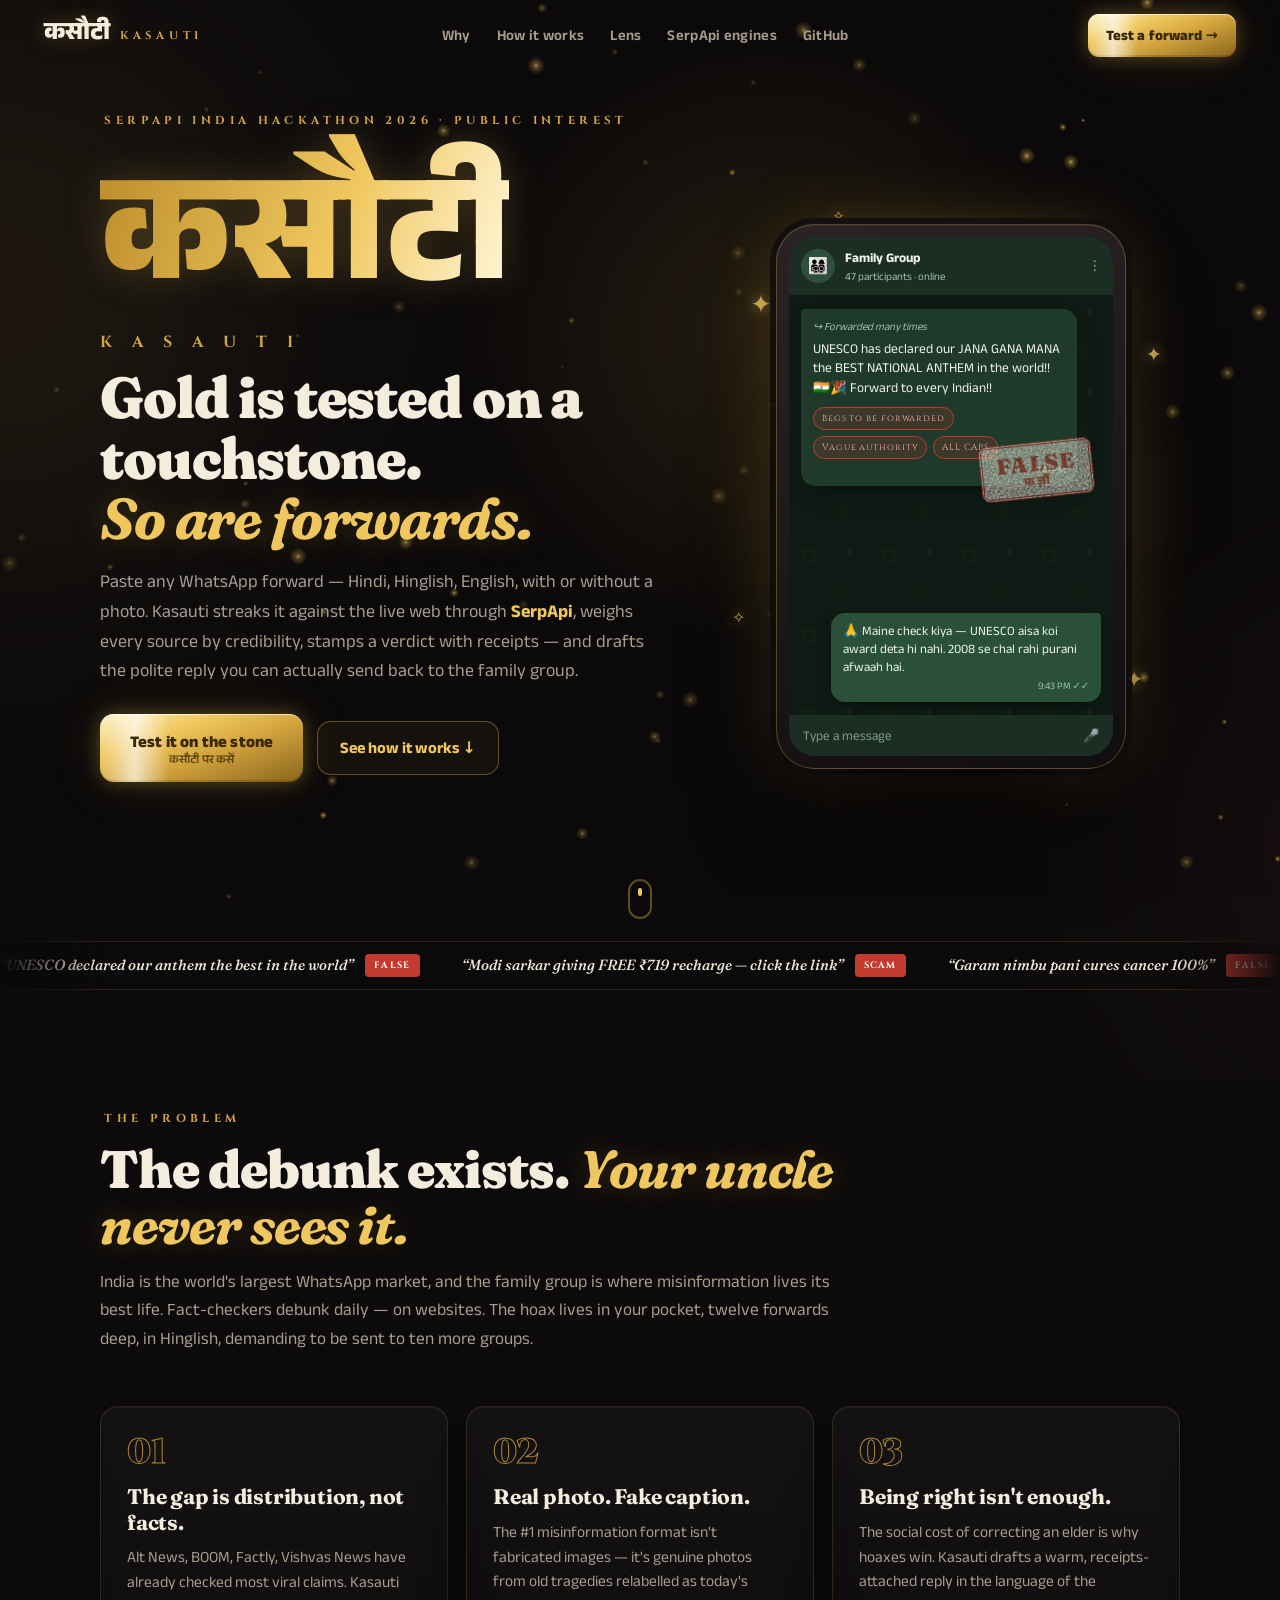
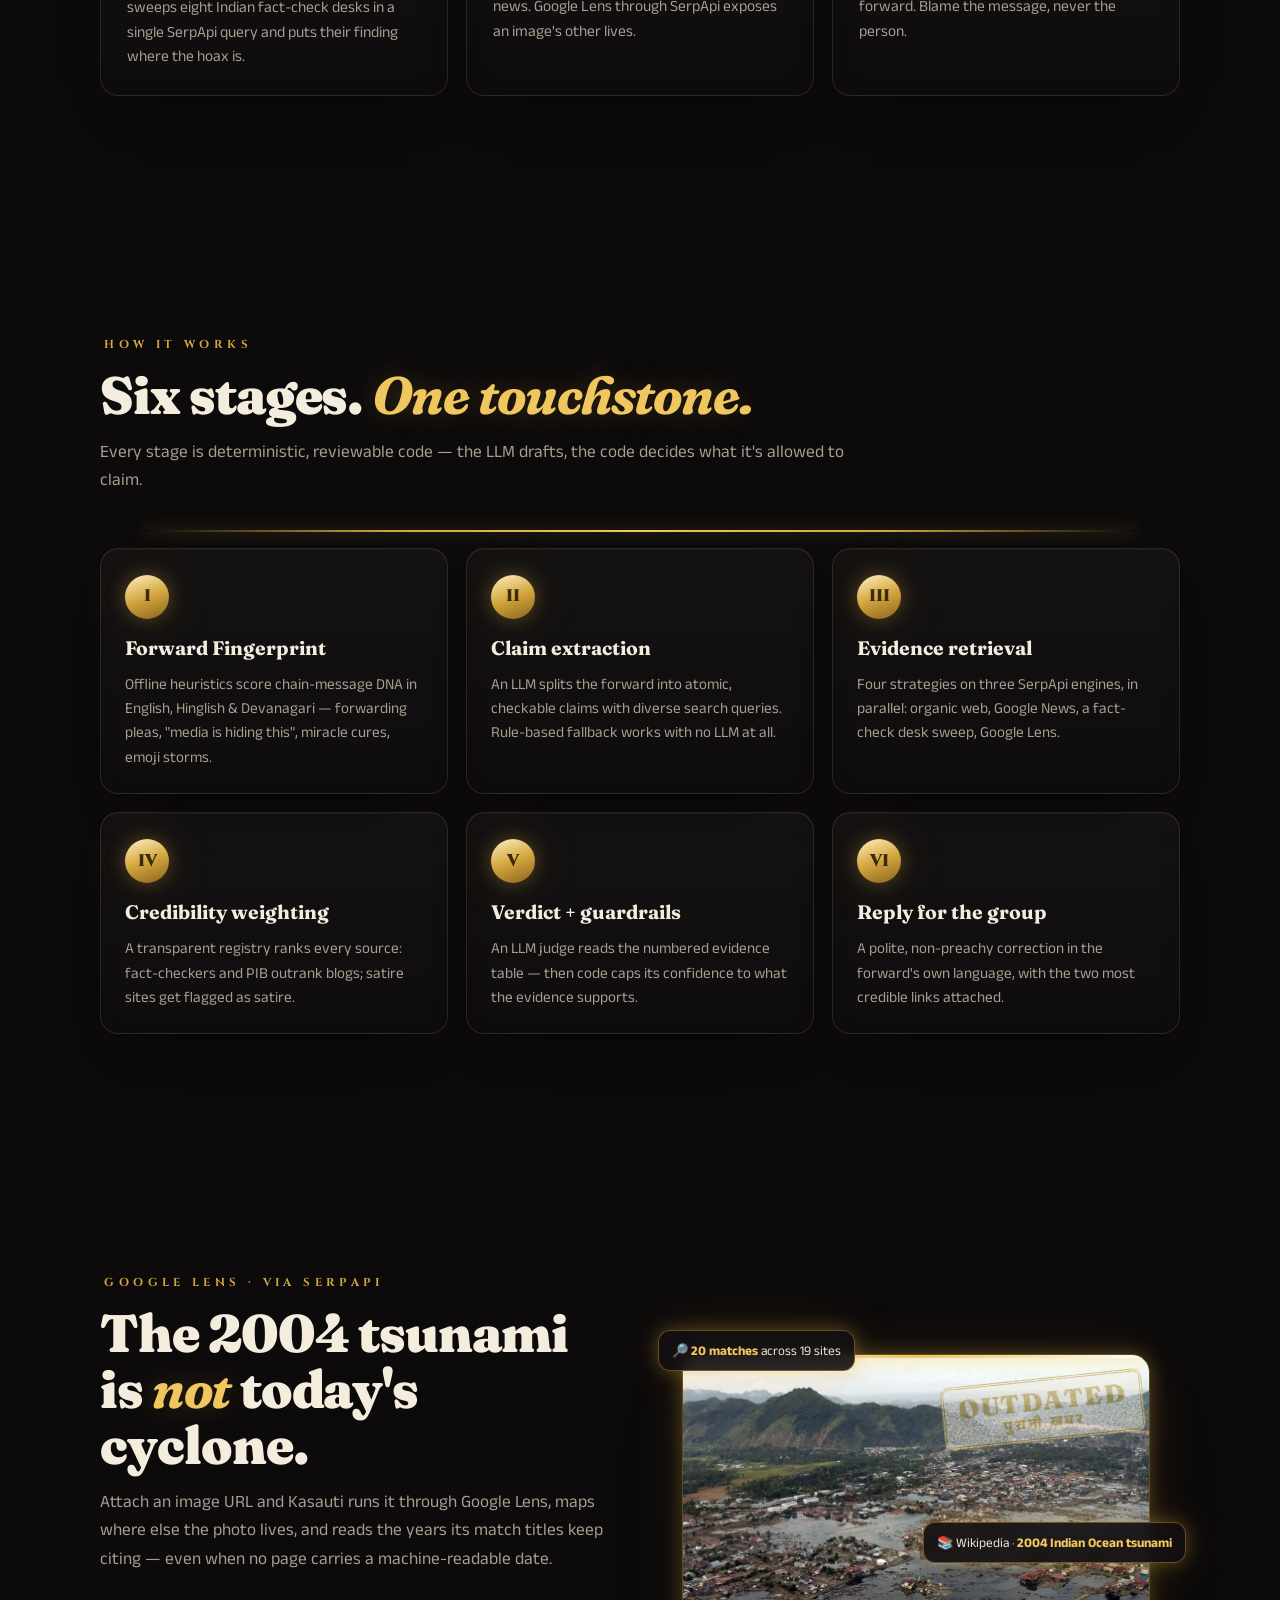
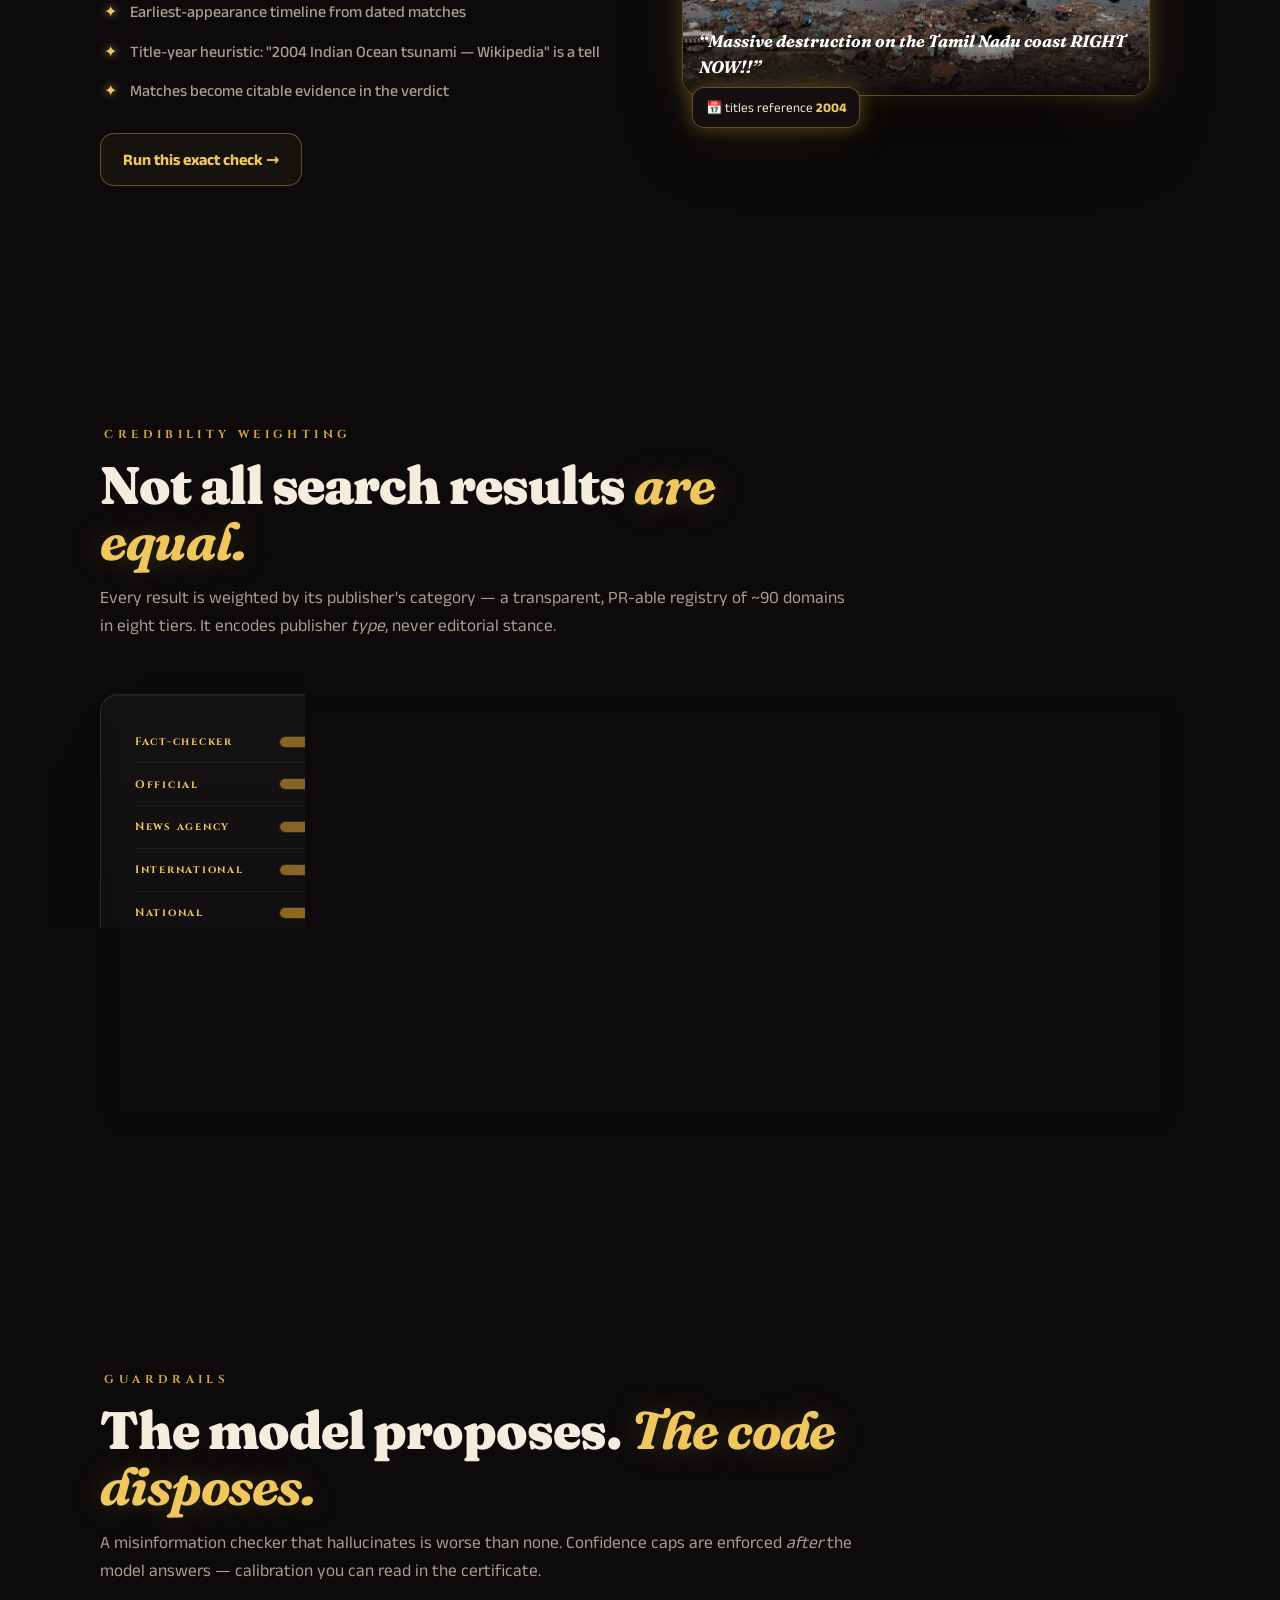
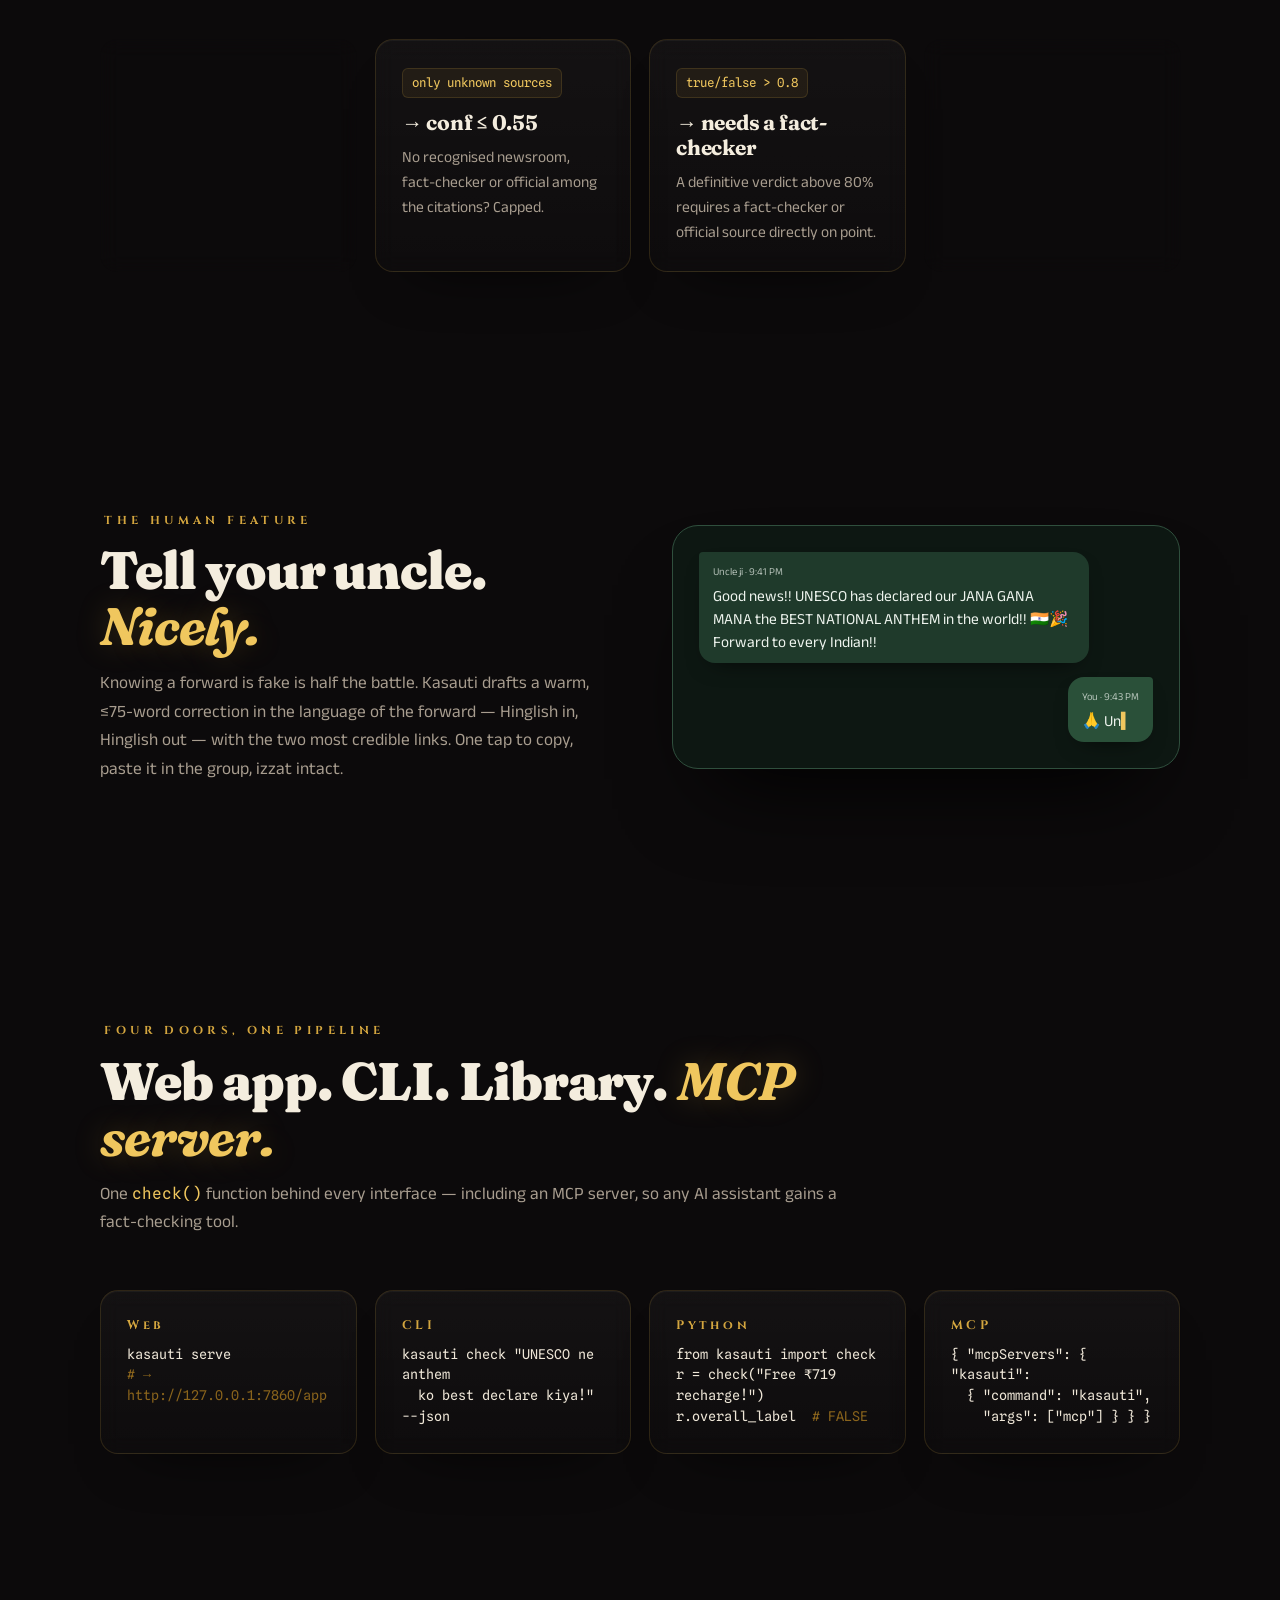
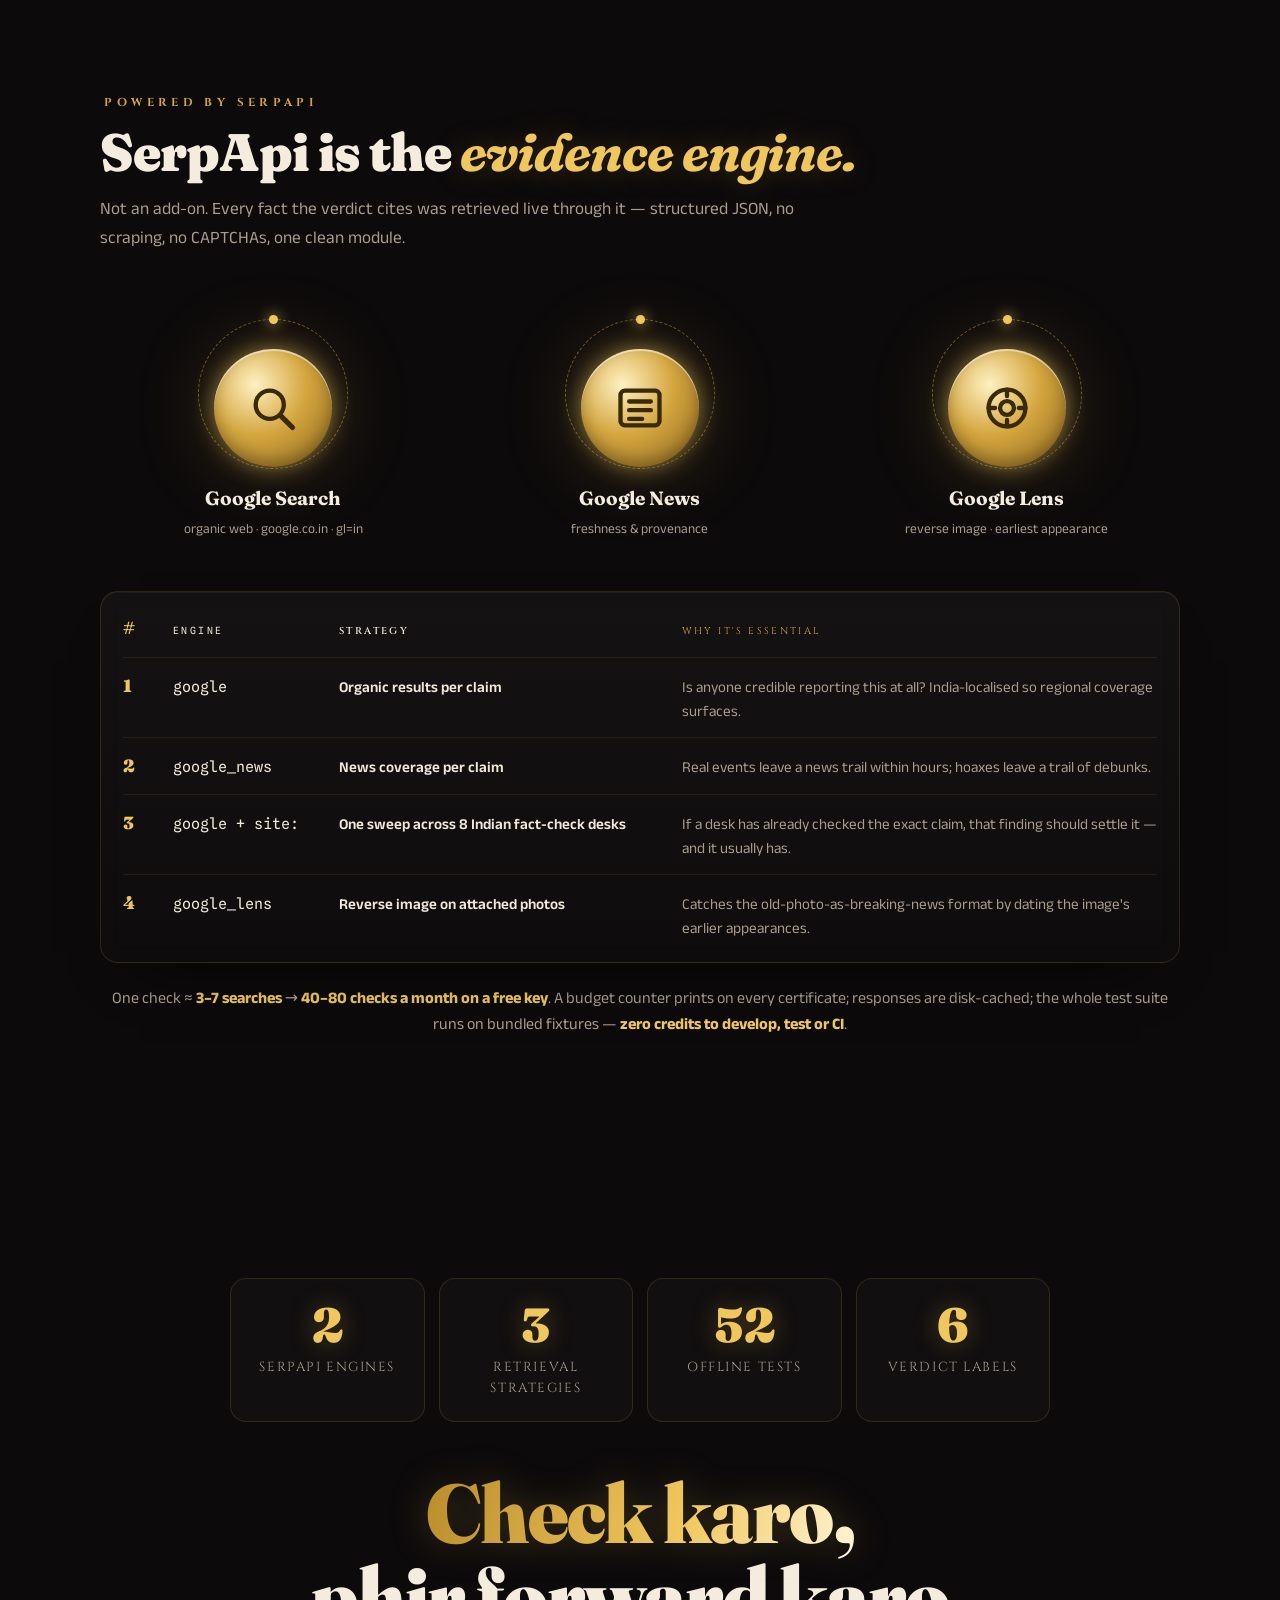
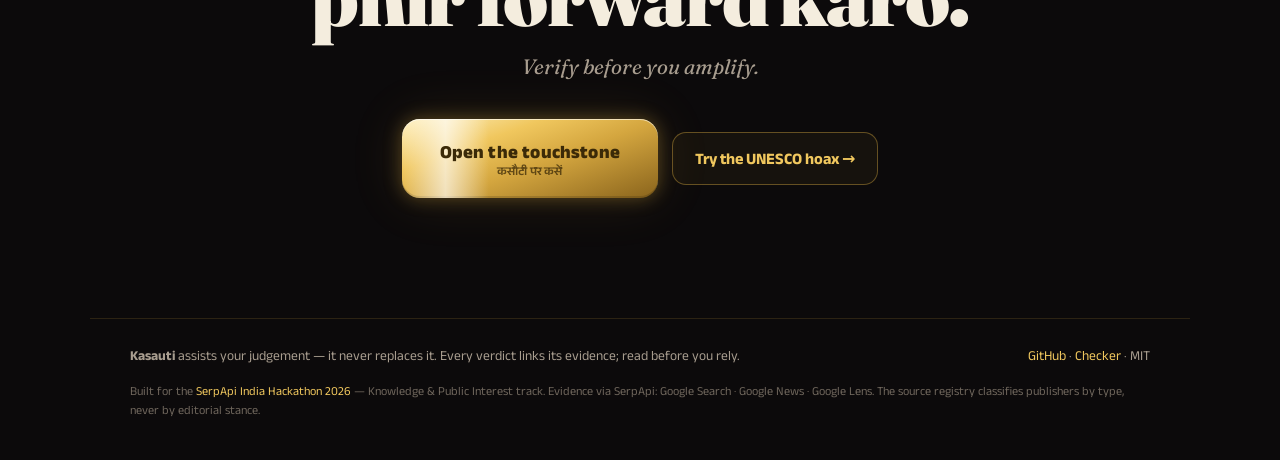
<file: src/kasauti/webui/index.html>
<!doctype html>
<html lang="en">
<head>
<meta charset="utf-8">
<meta name="viewport" content="width=device-width, initial-scale=1">
<title>Kasauti — the touchstone for WhatsApp forwards</title>
<meta name="description" content="Kasauti (कसौटी): paste any WhatsApp forward — Hindi, Hinglish, English, with or without a photo — and get an evidence-first verdict with receipts. Powered by SerpApi.">
<meta property="og:title" content="Kasauti — the touchstone for WhatsApp forwards">
<meta property="og:description" content="Gold is tested on a touchstone. So are forwards. Evidence-first misinformation checking for India, powered by SerpApi.">
<link rel="preconnect" href="https://fonts.googleapis.com">
<link rel="preconnect" href="https://fonts.gstatic.com" crossorigin>
<link href="https://fonts.googleapis.com/css2?family=Anek+Devanagari:wght@600;800&family=Anek+Latin:wght@400;500;600;700;800&family=Cinzel:wght@700;900&family=Fraunces:ital,opsz,wght@0,9..144,500;0,9..144,700;0,9..144,900;1,9..144,500;1,9..144,700;1,9..144,900&family=Spline+Sans+Mono:wght@400;500&display=swap" rel="stylesheet">
<link rel="stylesheet" href="styles.css?v=2">
<link rel="stylesheet" href="landing.css?v=2">
<link rel="icon" href="data:image/svg+xml,<svg xmlns='http://www.w3.org/2000/svg' viewBox='0 0 100 100'><rect width='100' height='100' rx='18' fill='%23141114'/><path d='M18 62 Q 50 48 82 56' stroke='%23d4a63f' stroke-width='9' fill='none' stroke-linecap='round'/></svg>">
</head>
<body>
<div class="bg-aurora" aria-hidden="true"></div>
<canvas id="dust" aria-hidden="true"></canvas>
<div class="grain" aria-hidden="true"></div>

<nav class="nav">
  <a class="brand" href="#top" aria-label="Kasauti">
    <span class="dev">कसौटी</span><span class="lat">KASAUTI</span>
  </a>
  <div class="nav-links">
    <a href="#why">Why</a>
    <a href="#how">How it works</a>
    <a href="#lens">Lens</a>
    <a href="#engines">SerpApi engines</a>
    <a href="https://github.com/SaudSatopay/kasauti" target="_blank" rel="noopener">GitHub</a>
  </div>
  <a class="btn-gold" href="/app"><span>Test a forward →</span></a>
</nav>

<main>
<!-- ═══════════ HERO ═══════════ -->
<section class="hero" id="top" data-spotlight>
  <div class="wrap hero-grid">
    <div class="hero-copy">
      <div class="eyebrow reveal">SerpApi India Hackathon 2026 · Public Interest</div>
      <div class="wordmark-xl reveal" style="--d:80ms"><span class="gold-text">कसौटी</span></div>
      <div class="latmark reveal" style="--d:140ms">K A S A U T I</div>
      <h1 class="reveal" style="--d:200ms">Gold is tested on a touchstone.<br><em>So are forwards.</em></h1>
      <p class="lead reveal" style="--d:280ms">
        Paste any WhatsApp forward — Hindi, Hinglish, English, with or without a photo.
        Kasauti streaks it against the live web through <strong>SerpApi</strong>, weighs every
        source by credibility, stamps a verdict with receipts — and drafts the polite reply
        you can actually send back to the family group.
      </p>
      <div class="cta-row reveal" style="--d:360ms">
        <a class="btn-gold" href="/app"><span>Test it on the stone</span><span class="sub">कसौटी पर कसें</span></a>
        <a class="btn-ghost" href="#how">See how it works ↓</a>
      </div>
      <div class="trust reveal" style="--d:440ms">
        <span><b>3</b> SerpApi engines</span><i></i>
        <span><b>4</b> retrieval strategies</span><i></i>
        <span><b>65</b> offline tests</span><i></i>
        <span><b>0</b> credits to run CI</span>
      </div>
    </div>

    <div class="hero-visual reveal" style="--d:300ms">
      <div class="halo" aria-hidden="true"></div>
      <span class="shard s1" aria-hidden="true">✦</span>
      <span class="shard s2" aria-hidden="true">✦</span>
      <span class="shard s3" aria-hidden="true">✧</span>
      <span class="shard s4" aria-hidden="true">✦</span>
      <span class="shard s5" aria-hidden="true">✧</span>

      <div class="phone" aria-label="Live demo: a forward being stamped">
        <div class="phone-top">
          <span class="avatar">👨‍👩‍👧‍👦</span>
          <span><b>Family Group</b><small>47 participants · online</small></span>
          <span class="dots">⋮</span>
        </div>
        <div class="phone-screen" id="scenes"></div>
        <div class="phone-input"><span>Type a message</span><span class="mic">🎤</span></div>
      </div>
    </div>
  </div>
  <div class="scroll-hint" aria-hidden="true"><span></span></div>
</section>

<!-- ═══════════ TICKER ═══════════ -->
<div class="ticker" aria-hidden="true">
  <div class="track" id="ticker-track">
    <span><q>UNESCO declared our anthem the best in the world</q><b class="vc vc-false">False</b></span>
    <span><q>Modi sarkar giving FREE ₹719 recharge — click the link</q><b class="vc vc-false">Scam</b></span>
    <span><q>Garam nimbu pani cures cancer 100%</q><b class="vc vc-false">False</b></span>
    <span><q>Shocking visuals from today's cyclone</q><b class="vc vc-outdated">Outdated · 2004</b></span>
    <span><q>WhatsApp will start charging from tomorrow</q><b class="vc vc-false">False</b></span>
    <span><q>NASA: India visible from space on Diwali</q><b class="vc vc-false">False</b></span>
    <span><q>Forward to 10 people or face bad luck</q><b class="vc vc-unverified">Chain</b></span>
    <span><q>₹10,000 fine for no helmet from Monday</q><b class="vc vc-misleading">Misleading</b></span>
  </div>
</div>

<!-- ═══════════ WHY ═══════════ -->
<section class="sec" id="why">
  <div class="wrap">
    <div class="sec-head reveal">
      <div class="eyebrow">The problem</div>
      <h2>The debunk exists. <em>Your uncle never sees it.</em></h2>
      <p class="lede">India is the world's largest WhatsApp market, and the family group is where misinformation lives its best life. Fact-checkers debunk daily — on websites. The hoax lives in your pocket, twelve forwards deep, in Hinglish, demanding to be sent to ten more groups.</p>
    </div>
    <div class="cards-3">
      <article class="glass card reveal" style="--d:0ms">
        <div class="card-num">01</div>
        <h3>The gap is distribution, not facts.</h3>
        <p>Alt News, BOOM, Factly, Vishvas News have already checked most viral claims. Kasauti sweeps eight Indian fact-check desks in a single SerpApi query and puts their finding where the hoax is.</p>
      </article>
      <article class="glass card reveal" style="--d:120ms">
        <div class="card-num">02</div>
        <h3>Real photo. Fake caption.</h3>
        <p>The #1 misinformation format isn't fabricated images — it's genuine photos from old tragedies relabelled as today's news. Google Lens through SerpApi exposes an image's other lives.</p>
      </article>
      <article class="glass card reveal" style="--d:240ms">
        <div class="card-num">03</div>
        <h3>Being right isn't enough.</h3>
        <p>The social cost of correcting an elder is why hoaxes win. Kasauti drafts a warm, receipts-attached reply in the language of the forward. Blame the message, never the person.</p>
      </article>
    </div>
  </div>
</section>

<!-- ═══════════ HOW ═══════════ -->
<section class="sec" id="how">
  <div class="wrap">
    <div class="sec-head reveal">
      <div class="eyebrow">How it works</div>
      <h2>Six stages. <em>One touchstone.</em></h2>
      <p class="lede">Every stage is deterministic, reviewable code — the LLM drafts, the code decides what it's allowed to claim.</p>
    </div>
    <div class="timeline reveal">
      <div class="tl-line" aria-hidden="true"></div>
      <div class="stages">
        <div class="stage-card glass reveal" style="--d:0ms"><span class="n">I</span><h4>Forward Fingerprint</h4><p>Offline heuristics score chain-message DNA in English, Hinglish &amp; Devanagari — forwarding pleas, "media is hiding this", miracle cures, emoji storms.</p></div>
        <div class="stage-card glass reveal" style="--d:100ms"><span class="n">II</span><h4>Claim extraction</h4><p>An LLM splits the forward into atomic, checkable claims with diverse search queries. Rule-based fallback works with no LLM at all.</p></div>
        <div class="stage-card glass reveal" style="--d:200ms"><span class="n">III</span><h4>Evidence retrieval</h4><p>Four strategies on three SerpApi engines, in parallel: organic web, Google News, a fact-check desk sweep, Google Lens.</p></div>
        <div class="stage-card glass reveal" style="--d:300ms"><span class="n">IV</span><h4>Credibility weighting</h4><p>A transparent registry ranks every source: fact-checkers and PIB outrank blogs; satire sites get flagged as satire.</p></div>
        <div class="stage-card glass reveal" style="--d:400ms"><span class="n">V</span><h4>Verdict + guardrails</h4><p>An LLM judge reads the numbered evidence table — then code caps its confidence to what the evidence supports.</p></div>
        <div class="stage-card glass reveal" style="--d:500ms"><span class="n">VI</span><h4>Reply for the group</h4><p>A polite, non-preachy correction in the forward's own language, with the two most credible links attached.</p></div>
      </div>
    </div>
  </div>
</section>

<!-- ═══════════ LENS ═══════════ -->
<section class="sec" id="lens">
  <div class="wrap split">
    <div class="split-copy reveal">
      <div class="eyebrow">Google Lens · via SerpApi</div>
      <h2>The 2004 tsunami is <em>not</em> today's cyclone.</h2>
      <p class="lede">Attach an image URL and Kasauti runs it through Google Lens, maps where else the photo lives, and reads the years its match titles keep citing — even when no page carries a machine-readable date.</p>
      <ul class="ticks">
        <li>Earliest-appearance timeline from dated matches</li>
        <li>Title-year heuristic: "2004 Indian Ocean tsunami — Wikipedia" is a tell</li>
        <li>Matches become citable evidence in the verdict</li>
      </ul>
      <a class="btn-ghost" data-demo="cyclone" href="/app">Run this exact check →</a>
    </div>
    <div class="lens-visual reveal" style="--d:150ms">
      <div class="lens-card">
        <img src="assets/tsunami-2004.jpg" alt="Aerial photo of tsunami devastation, Sumatra, January 2005 (US Navy, public domain)" loading="lazy">
        <div class="scanline" aria-hidden="true"></div>
        <div class="caption">“Massive destruction on the Tamil Nadu coast RIGHT NOW!!”</div>
      </div>
      <div class="callout c1">🔎 <b>20 matches</b> across 19 sites</div>
      <div class="callout c2">📚 Wikipedia · <b>2004 Indian Ocean tsunami</b></div>
      <div class="callout c3">📅 titles reference <b>2004</b></div>
      <div class="stamp-mini outdated">OUTDATED<span class="hi">पुरानी खबर</span></div>
    </div>
  </div>
</section>

<!-- ═══════════ LADDER ═══════════ -->
<section class="sec" id="ladder">
  <div class="wrap">
    <div class="sec-head reveal">
      <div class="eyebrow">Credibility weighting</div>
      <h2>Not all search results <em>are equal.</em></h2>
      <p class="lede">Every result is weighted by its publisher's category — a transparent, PR-able registry of ~90 domains in eight tiers. It encodes publisher <em>type</em>, never editorial stance.</p>
    </div>
    <div class="ladder glass reveal">
      <div class="row" style="--w:100%;--c:#2f8a55;--i:0"><span class="t">Fact-checker</span><div class="bar"><i></i></div><span class="w">1.00</span><span class="ex">Alt News · BOOM · Factly · Vishvas News · AFP</span></div>
      <div class="row" style="--w:95%;--c:#3b6fb5;--i:1"><span class="t">Official</span><div class="bar"><i></i></div><span class="w">0.95</span><span class="ex">PIB · *.gov.in · RBI · WHO</span></div>
      <div class="row" style="--w:85%;--c:#6a5ac7;--i:2"><span class="t">News agency</span><div class="bar"><i></i></div><span class="w">0.85</span><span class="ex">Reuters · PTI · ANI · AP</span></div>
      <div class="row" style="--w:80%;--c:#7c6ad1;--i:3"><span class="t">International</span><div class="bar"><i></i></div><span class="w">0.80</span><span class="ex">BBC · Guardian · Al Jazeera</span></div>
      <div class="row" style="--w:75%;--c:#d4a63f;--i:4"><span class="t">National</span><div class="bar"><i></i></div><span class="w">0.75</span><span class="ex">The Hindu · Indian Express · NDTV · Jagran</span></div>
      <div class="row" style="--w:60%;--c:#5f8ea6;--i:5"><span class="t">Reference</span><div class="bar"><i></i></div><span class="w">0.60</span><span class="ex">Wikipedia · Wikimedia · Britannica — strong for image provenance</span></div>
      <div class="row" style="--w:55%;--c:#a08b6a;--i:6"><span class="t">Regional</span><div class="bar"><i></i></div><span class="w">0.55</span><span class="ex">recognised regional outlets</span></div>
      <div class="row" style="--w:35%;--c:#7a736c;--i:7"><span class="t">Unknown</span><div class="bar"><i></i></div><span class="w">0.35</span><span class="ex">weak evidence — never anti-evidence</span></div>
      <div class="row" style="--w:20%;--c:#8b63b8;--i:8"><span class="t">Satire</span><div class="bar"><i></i></div><span class="w">0.20</span><span class="ex">Faking News · The Onion → verdict flips to SATIRE</span></div>
    </div>
  </div>
</section>

<!-- ═══════════ GUARDRAILS ═══════════ -->
<section class="sec" id="guardrails">
  <div class="wrap">
    <div class="sec-head reveal">
      <div class="eyebrow">Guardrails</div>
      <h2>The model proposes. <em>The code disposes.</em></h2>
      <p class="lede">A misinformation checker that hallucinates is worse than none. Confidence caps are enforced <em>after</em> the model answers — calibration you can read in the certificate.</p>
    </div>
    <div class="cards-4">
      <article class="glass card reveal" style="--d:0ms"><code>if not citations</code><h3>→ UNVERIFIED</h3><p>An uncited verdict is downgraded, whatever the model felt about it. Confidence ≤ 0.35.</p></article>
      <article class="glass card reveal" style="--d:100ms"><code>only unknown sources</code><h3>→ conf ≤ 0.55</h3><p>No recognised newsroom, fact-checker or official among the citations? Capped.</p></article>
      <article class="glass card reveal" style="--d:200ms"><code>true/false &gt; 0.8</code><h3>→ needs a fact-checker</h3><p>A definitive verdict above 80% requires a fact-checker or official source directly on point.</p></article>
      <article class="glass card reveal" style="--d:300ms"><code>satire cited</code><h3>→ SATIRE</h3><p>Sometimes the forward is a Faking News post taken literally. The label says so.</p></article>
    </div>
  </div>
</section>

<!-- ═══════════ REPLY ═══════════ -->
<section class="sec" id="reply">
  <div class="wrap split">
    <div class="split-copy reveal">
      <div class="eyebrow">The human feature</div>
      <h2>Tell your uncle. <em>Nicely.</em></h2>
      <p class="lede">Knowing a forward is fake is half the battle. Kasauti drafts a warm, ≤75-word correction in the language of the forward — Hinglish in, Hinglish out — with the two most credible links. One tap to copy, paste it in the group, izzat intact.</p>
    </div>
    <div class="reply-demo reveal" style="--d:150ms">
      <div class="wa-bubble in"><small>Uncle ji · 9:41 PM</small>Good news!! UNESCO has declared our JANA GANA MANA the BEST NATIONAL ANTHEM in the world!! 🇮🇳🎉 Forward to every Indian!!</div>
      <div class="wa-bubble out"><small>You · 9:43 PM</small><span id="typed"></span><span class="caret">▍</span></div>
    </div>
  </div>
</section>

<!-- ═══════════ DOORS ═══════════ -->
<section class="sec" id="doors">
  <div class="wrap">
    <div class="sec-head reveal">
      <div class="eyebrow">Four doors, one pipeline</div>
      <h2>Web app. CLI. Library. <em>MCP server.</em></h2>
      <p class="lede">One <code>check()</code> function behind every interface — including an MCP server, so any AI assistant gains a fact-checking tool.</p>
    </div>
    <div class="cards-4">
      <article class="glass card code reveal" style="--d:0ms"><h3>Web</h3><pre>kasauti serve
<span class="c"># → http://127.0.0.1:7860/app</span></pre></article>
      <article class="glass card code reveal" style="--d:100ms"><h3>CLI</h3><pre>kasauti check "UNESCO ne anthem
  ko best declare kiya!" --json</pre></article>
      <article class="glass card code reveal" style="--d:200ms"><h3>Python</h3><pre>from kasauti import check
r = check("Free ₹719 recharge!")
r.overall_label  <span class="c"># FALSE</span></pre></article>
      <article class="glass card code reveal" style="--d:300ms"><h3>MCP</h3><pre>{ "mcpServers": { "kasauti":
  { "command": "kasauti",
    "args": ["mcp"] } } }</pre></article>
    </div>
  </div>
</section>

<!-- ═══════════ ENGINES ═══════════ -->
<section class="sec" id="engines">
  <div class="wrap">
    <div class="sec-head reveal">
      <div class="eyebrow">Powered by SerpApi</div>
      <h2>SerpApi is the <em>evidence engine.</em></h2>
      <p class="lede">Not an add-on. Every fact the verdict cites was retrieved live through it — structured JSON, no scraping, no CAPTCHAs, one clean module.</p>
    </div>
    <div class="medallions">
      <div class="medal reveal" style="--d:0ms"><div class="orbit"></div><div class="disc"><svg viewBox="0 0 24 24"><circle cx="10.5" cy="10.5" r="6.5" fill="none" stroke="currentColor" stroke-width="2"/><path d="M15.5 15.5 21 21" stroke="currentColor" stroke-width="2.4" stroke-linecap="round"/></svg></div><b>Google Search</b><span>organic web · google.co.in · gl=in</span></div>
      <div class="medal reveal" style="--d:120ms"><div class="orbit"></div><div class="disc"><svg viewBox="0 0 24 24"><rect x="3" y="4" width="18" height="16" rx="2" fill="none" stroke="currentColor" stroke-width="2"/><path d="M7 9h10M7 13h10M7 17h6" stroke="currentColor" stroke-width="2" stroke-linecap="round"/></svg></div><b>Google News</b><span>freshness &amp; provenance</span></div>
      <div class="medal reveal" style="--d:240ms"><div class="orbit"></div><div class="disc"><svg viewBox="0 0 24 24"><circle cx="12" cy="12" r="8.5" fill="none" stroke="currentColor" stroke-width="2"/><circle cx="12" cy="12" r="3.2" fill="none" stroke="currentColor" stroke-width="2"/><path d="M12 3.5v3M12 17.5v3M3.5 12h3M17.5 12h3" stroke="currentColor" stroke-width="2" stroke-linecap="round"/></svg></div><b>Google Lens</b><span>reverse image · earliest appearance</span></div>
    </div>
    <div class="glass strategies reveal">
      <div class="srow head"><span>#</span><span>Engine</span><span>Strategy</span><span>Why it's essential</span></div>
      <div class="srow"><span>1</span><span>google</span><span>Organic results per claim</span><span>Is anyone credible reporting this at all? India-localised so regional coverage surfaces.</span></div>
      <div class="srow"><span>2</span><span>google_news</span><span>News coverage per claim</span><span>Real events leave a news trail within hours; hoaxes leave a trail of debunks.</span></div>
      <div class="srow"><span>3</span><span>google + site:</span><span>One sweep across 8 Indian fact-check desks</span><span>If a desk has already checked the exact claim, that finding should settle it — and it usually has.</span></div>
      <div class="srow"><span>4</span><span>google_lens</span><span>Reverse image on attached photos</span><span>Catches the old-photo-as-breaking-news format by dating the image's earlier appearances.</span></div>
    </div>
    <p class="budget reveal">One check ≈ <b>3–7 searches</b> → <b>40–80 checks a month on a free key</b>. A budget counter prints on every certificate; responses are disk-cached; the whole test suite runs on bundled fixtures — <b>zero credits to develop, test or CI</b>.</p>
  </div>
</section>

<!-- ═══════════ CTA ═══════════ -->
<section class="sec cta" id="cta">
  <div class="wrap">
    <div class="stats reveal">
      <div class="stat"><b data-count="3">0</b><span>SerpApi engines</span></div>
      <div class="stat"><b data-count="4">0</b><span>retrieval strategies</span></div>
      <div class="stat"><b data-count="65">0</b><span>offline tests</span></div>
      <div class="stat"><b data-count="7">0</b><span>verdict labels</span></div>
    </div>
    <h2 class="big reveal"><span class="gold-text">Check karo,</span><br>phir forward karo.</h2>
    <p class="lede reveal">Verify before you amplify.</p>
    <div class="cta-row center reveal">
      <a class="btn-gold big" href="/app"><span>Open the touchstone</span><span class="sub">कसौटी पर कसें</span></a>
      <a class="btn-ghost" data-demo="unesco" href="/app">Try the UNESCO hoax →</a>
    </div>
  </div>
</section>
</main>

<footer class="site-foot">
  <div><strong>Kasauti</strong> assists your judgement — it never replaces it. Every verdict links its evidence; read before you rely.</div>
  <div><a href="https://github.com/SaudSatopay/kasauti" target="_blank" rel="noopener">GitHub</a> · <a href="/app">Checker</a> · MIT</div>
  <div class="fine">Built for the <a href="https://serpapi.github.io/serpapi-india-hackathon-2026/" target="_blank" rel="noopener">SerpApi India Hackathon 2026</a> — Knowledge &amp; Public Interest track. Evidence via SerpApi: Google Search · Google News · Google Lens. The source registry classifies publishers by type, never by editorial stance.</div>
</footer>

<script src="fx.js?v=2"></script>
<script src="landing.js?v=2"></script>
</body>
</html>
</file>
<file: src/kasauti/webui/styles.css>
/* ═══════════════════════════════════════════════════════════════════════
   Kasauti · "The Assayer's Desk" — design system + checker app
   Black basalt (the touchstone itself), one living gold streak, verdicts
   stamped onto an assay certificate of warm paper.
   ═══════════════════════════════════════════════════════════════════════ */

:root {
  --stone-0: #0c0a0b;
  --stone-1: #131011;
  --stone-2: #1b1617;
  --stone-3: #261f20;
  --line: rgba(212, 166, 63, .16);
  --line-strong: rgba(212, 166, 63, .42);
  --gold: #d4a63f;
  --gold-2: #f0c75e;
  --gold-3: #fff1c2;
  --gold-deep: #8a641c;
  --gold-ink: #3b2a08;
  --paper: #f4edde;
  --paper-2: #e7dcc4;
  --ink: #241f1a;
  --ink-soft: #5d5347;
  --text: #efe7d8;
  --text-dim: #a89d8f;
  --text-faint: #6f665c;
  --false: #c23b2e;
  --true: #2f8a55;
  --misleading: #d07f22;
  --outdated: #b3922a;
  --unverified: #7a736c;
  --satire: #8b63b8;
  --wa: #1f3a2b;
  --wa-2: #2a5039;
  --glow-gold: 0 0 18px rgba(212, 166, 63, .35), 0 0 54px rgba(212, 166, 63, .14);
  --glow-gold-strong: 0 0 22px rgba(240, 199, 94, .55), 0 0 80px rgba(212, 166, 63, .28);
  --font-display: "Fraunces", Georgia, "Times New Roman", serif;
  --font-caps: "Cinzel", "Fraunces", Georgia, serif;
  --font-hindi: "Anek Devanagari", "Segoe UI", sans-serif;
  --font-body: "Anek Latin", "Segoe UI", system-ui, sans-serif;
  --font-mono: "Spline Sans Mono", Consolas, monospace;
  --r: 18px;
  --ease-out: cubic-bezier(.2, .8, .2, 1);
  --ease-slam: cubic-bezier(.2, 2.2, .4, 1);
}

*, *::before, *::after { box-sizing: border-box; }
html { color-scheme: dark; scroll-behavior: smooth; }
body {
  margin: 0;
  background: var(--stone-0);
  color: var(--text);
  font-family: var(--font-body);
  font-size: 16px;
  line-height: 1.6;
  min-height: 100vh;
  overflow-x: hidden;
  -webkit-font-smoothing: antialiased;
}
a { color: var(--gold-2); }
::selection { background: rgba(212, 166, 63, .35); color: #fff; }

/* ── Atmosphere: aurora · gold dust · grain ─────────────────────────────── */
.bg-aurora {
  position: fixed; inset: -20vh -20vw; z-index: 0; pointer-events: none; overflow: hidden;
  background:
    radial-gradient(60vw 40vh at 50% -5%, rgba(212, 166, 63, .13), transparent 60%),
    var(--stone-0);
}
.bg-aurora::before, .bg-aurora::after {
  content: ""; position: absolute; border-radius: 50%; filter: blur(90px); opacity: .55;
  mix-blend-mode: screen;
}
.bg-aurora::before {
  width: 60vw; height: 60vw; left: -10vw; top: 10vh;
  background: radial-gradient(circle, rgba(212, 166, 63, .22), rgba(138, 100, 28, .05) 60%, transparent 70%);
  animation: drift 26s ease-in-out infinite alternate;
}
.bg-aurora::after {
  width: 50vw; height: 50vw; right: -15vw; bottom: -10vh;
  background: radial-gradient(circle, rgba(194, 59, 46, .16), rgba(120, 40, 30, .04) 60%, transparent 70%);
  animation: drift 32s ease-in-out infinite alternate-reverse;
}
#dust { position: fixed; inset: 0; z-index: 1; pointer-events: none; width: 100%; height: 100%; }
.grain {
  position: fixed; inset: 0; pointer-events: none; z-index: 2; opacity: .45;
  background-image: url("data:image/svg+xml,%3Csvg xmlns='http://www.w3.org/2000/svg' width='140' height='140'%3E%3Cfilter id='n'%3E%3CfeTurbulence type='fractalNoise' baseFrequency='0.9' numOctaves='2'/%3E%3CfeColorMatrix values='0 0 0 0 0 0 0 0 0 0 0 0 0 0 0 0 0 0 0.05 0'/%3E%3C/filter%3E%3Crect width='140' height='140' filter='url(%23n)'/%3E%3C/svg%3E");
}
main, .nav, .site-foot { position: relative; z-index: 3; }

/* ── Keyframes ──────────────────────────────────────────────────────────── */
@keyframes drift { from { transform: translate3d(0, 0, 0) scale(1); } to { transform: translate3d(8vw, -6vh, 0) scale(1.15); } }
@keyframes rise { from { opacity: 0; transform: translateY(14px); } to { opacity: 1; transform: none; } }
@keyframes fadeIn { from { opacity: 0; } to { opacity: 1; } }
@keyframes shimmer { 0% { background-position: 200% center; } 100% { background-position: -200% center; } }
@keyframes sweep { from { transform: translateX(-160%) skewX(-18deg); } to { transform: translateX(260%) skewX(-18deg); } }
@keyframes pulseGlow { 0%, 100% { box-shadow: var(--glow-gold); } 50% { box-shadow: var(--glow-gold-strong); } }
@keyframes floaty { 0%, 100% { transform: translateY(0) rotate(var(--rot, 0deg)); } 50% { transform: translateY(-14px) rotate(var(--rot, 0deg)); } }
@keyframes scan { from { transform: translateX(-100%); } to { transform: translateX(100%); } }
@keyframes blink { 0%, 100% { opacity: .15; } 50% { opacity: 1; } }
@keyframes caret { 0%, 100% { opacity: 0; } 50% { opacity: 1; } }
@keyframes spin { to { transform: rotate(360deg); } }
@keyframes streakDraw { to { stroke-dashoffset: 0; } }
@keyframes certIn {
  from { opacity: 0; transform: perspective(1400px) rotateX(-16deg) translateY(40px); }
  to { opacity: 1; transform: perspective(1400px) rotateX(0) translateY(0); }
}
@keyframes slam {
  0% { transform: rotate(-16deg) scale(2.6); opacity: 0; filter: blur(4px); }
  60% { transform: rotate(-7deg) scale(.96); opacity: 1; filter: blur(0); }
  100% { transform: rotate(-6deg) scale(1); opacity: .94; }
}
@keyframes shake {
  0%, 100% { transform: translate3d(0, 0, 0); }
  20% { transform: translate3d(-3px, 1px, 0); } 40% { transform: translate3d(3px, -1px, 0); }
  60% { transform: translate3d(-2px, 1px, 0); } 80% { transform: translate3d(2px, 0, 0); }
}
@keyframes inkburst { 0% { transform: scale(.85); opacity: .7; } 100% { transform: scale(1.45); opacity: 0; } }
@keyframes orbit { to { transform: rotate(360deg); } }
@keyframes marquee { to { transform: translateX(-50%); } }

/* ── Shared primitives ──────────────────────────────────────────────────── */
.eyebrow {
  font-family: var(--font-caps); font-weight: 700; font-size: .72rem; letter-spacing: .38em;
  text-transform: uppercase; color: var(--gold); text-indent: .38em;
}
.gold-text {
  background: linear-gradient(110deg, #b98b2a 0%, #f0c75e 25%, #fff5d6 42%, #f0c75e 58%, #b98b2a 80%, #f0c75e 100%);
  background-size: 250% auto;
  -webkit-background-clip: text; background-clip: text; color: transparent;
  animation: shimmer 6s linear infinite;
  filter: drop-shadow(0 0 18px rgba(212, 166, 63, .25));
}
.glass {
  background: linear-gradient(180deg, rgba(255, 255, 255, .035), rgba(255, 255, 255, .012));
  border: 1px solid var(--line);
  border-radius: var(--r);
  backdrop-filter: blur(10px); -webkit-backdrop-filter: blur(10px);
  box-shadow: 0 30px 60px -40px rgba(0, 0, 0, .9), inset 0 1px 0 rgba(255, 255, 255, .04);
  transition: transform .35s var(--ease-out), border-color .35s, box-shadow .35s;
}
.glass:hover { transform: translateY(-4px); border-color: var(--line-strong); box-shadow: 0 40px 70px -40px rgba(0, 0, 0, .95), var(--glow-gold); }

.btn-gold {
  position: relative; overflow: hidden; isolation: isolate;
  display: inline-flex; flex-direction: column; align-items: center; justify-content: center; gap: 0;
  background: linear-gradient(160deg, var(--gold-3), var(--gold-2) 30%, var(--gold) 55%, var(--gold-deep));
  color: var(--gold-ink); border: 0; border-radius: 14px; padding: 14px 30px; text-decoration: none;
  font-family: var(--font-body); font-weight: 800; font-size: 1.02rem; letter-spacing: .01em; cursor: pointer;
  box-shadow: var(--glow-gold), inset 0 1px 0 rgba(255, 255, 255, .6), inset 0 -2px 0 rgba(0, 0, 0, .15);
  transition: transform .15s var(--ease-out), box-shadow .3s;
  animation: pulseGlow 3.6s ease-in-out infinite;
}
.btn-gold::after {
  content: ""; position: absolute; top: -20%; bottom: -20%; width: 34%; left: 0; z-index: -1;
  background: linear-gradient(90deg, transparent, rgba(255, 255, 255, .65), transparent);
  animation: sweep 3.2s ease-in-out infinite;
}
.btn-gold:hover { transform: translateY(-2px) scale(1.02); box-shadow: var(--glow-gold-strong), inset 0 1px 0 rgba(255, 255, 255, .7); }
.btn-gold:active { transform: translateY(1px) scale(.99); }
.btn-gold:disabled { filter: grayscale(.8) brightness(.65); cursor: wait; animation: none; transform: none; }
.btn-gold .sub { font-family: var(--font-hindi); font-size: .74rem; font-weight: 600; opacity: .75; line-height: 1.2; }
.btn-ghost {
  display: inline-flex; align-items: center; gap: 8px; padding: 13px 22px; border-radius: 14px;
  border: 1px solid var(--line-strong); color: var(--gold-2); text-decoration: none; font-weight: 700;
  background: rgba(212, 166, 63, .05); transition: all .25s var(--ease-out); font-family: var(--font-body);
}
.btn-ghost:hover { background: rgba(212, 166, 63, .12); box-shadow: var(--glow-gold); transform: translateY(-2px); }

/* ── Nav ────────────────────────────────────────────────────────────────── */
/* Transparent at the top of the page so the aurora glow runs uninterrupted
   under it; it only becomes a solid bar once content scrolls beneath. */
.nav {
  position: sticky; top: 0; z-index: 50;
  display: flex; align-items: center; justify-content: space-between; gap: 18px;
  padding: 14px clamp(16px, 4vw, 44px);
  background: transparent;
  border-bottom: 1px solid transparent;
  transition: border-color .35s, background .35s, backdrop-filter .35s;
}
.nav.scrolled {
  border-bottom-color: var(--line); background: rgba(12, 10, 11, .86);
  backdrop-filter: blur(14px); -webkit-backdrop-filter: blur(14px);
}
.brand { display: flex; align-items: baseline; gap: 10px; text-decoration: none; }
.brand .dev { font-family: var(--font-hindi); font-weight: 800; font-size: 1.55rem; color: var(--paper); line-height: 1; text-shadow: 0 0 22px rgba(212, 166, 63, .35); }
.brand .lat { font-family: var(--font-caps); font-weight: 700; font-size: .7rem; letter-spacing: .42em; color: var(--gold); }
.nav-links { display: flex; gap: 26px; align-items: center; }
.nav-links a { color: var(--text-dim); text-decoration: none; font-weight: 600; font-size: .92rem; letter-spacing: .02em; transition: color .2s; position: relative; }
.nav-links a::after { content: ""; position: absolute; left: 0; right: 100%; bottom: -6px; height: 1px; background: var(--gold); transition: right .3s var(--ease-out); }
.nav-links a:hover { color: var(--gold-2); }
.nav-links a:hover::after { right: 0; }
.nav .btn-gold { padding: 10px 18px; font-size: .9rem; border-radius: 11px; animation: none; }
@media (max-width: 760px) { .nav-links { display: none; } }

/* ── Site footer ────────────────────────────────────────────────────────── */
.site-foot {
  max-width: 1100px; margin: 60px auto 40px; padding: 26px clamp(16px, 4vw, 40px) 0;
  border-top: 1px solid var(--line); color: var(--text-dim); font-size: .85rem;
  display: flex; flex-wrap: wrap; gap: 14px 30px; justify-content: space-between; align-items: center;
}
.site-foot a { color: var(--gold-2); text-decoration: none; }
.site-foot .fine { color: var(--text-faint); font-size: .76rem; width: 100%; }

/* ── Scroll reveals (only when motion is welcome) ───────────────────────── */
@media (prefers-reduced-motion: no-preference) {
  .reveal { opacity: 0; transform: translateY(26px); transition: opacity .8s var(--ease-out), transform .8s var(--ease-out); transition-delay: var(--d, 0ms); }
  .reveal.in { opacity: 1; transform: none; }
}

/* ═══════════════════════════════════════════════════════════════════════
   CHECKER APP
   ═══════════════════════════════════════════════════════════════════════ */
main.app { max-width: 820px; margin: 0 auto; padding: 0 18px 40px; }

.app-head { text-align: center; padding: 54px 0 10px; }
/* Devanagari ascenders (the headline stroke, the ौ flag) sit above the em box;
   background-clip:text only paints inside the line box, so give it room. */
.app-head .wordmark { display: block; font-family: var(--font-hindi); font-weight: 800; font-size: clamp(3.4rem, 9vw, 5.4rem); line-height: 1.05; padding-top: .34em; margin: 0 0 -8px; }
.app-head h1 {
  font-family: var(--font-display); font-weight: 900; font-variation-settings: "SOFT" 60, "WONK" 1;
  font-size: clamp(1.5rem, 3.6vw, 2.2rem); line-height: 1.15; margin: 10px 0 6px; color: var(--paper); letter-spacing: -.01em;
}
.app-head h1 em { font-style: italic; color: var(--gold-2); font-weight: 700; }
.app-head p { color: var(--text-dim); margin: 0 auto; max-width: 560px; }
.streak { width: min(340px, 72vw); height: 16px; display: block; margin: 12px auto 4px; filter: drop-shadow(0 0 10px rgba(212, 166, 63, .5)); }
.streak path { stroke-dasharray: 340; stroke-dashoffset: 340; animation: streakDraw 1.6s var(--ease-out) .3s forwards; }

.banner {
  margin: 22px 0 0; padding: 12px 16px; border-radius: 12px; font-size: .92rem;
  border: 1px solid #4c3a12; background: linear-gradient(180deg, #2a2110, #1d170b); color: #e7c979;
  animation: rise .5s var(--ease-out);
}
.banner.error { border-color: #5b2420; background: linear-gradient(180deg, #2c1412, #1d0d0c); color: #eb9c92; }
.banner code { font-family: var(--font-mono); font-size: .85em; }

/* Composer */
.composer { margin-top: 36px; }
.bubble {
  position: relative;
  background: linear-gradient(180deg, var(--wa-2), var(--wa));
  border: 1px solid #35513f; border-radius: 6px 22px 22px 22px; padding: 16px 18px 14px;
  box-shadow: 0 30px 60px -30px rgba(0, 0, 0, .9);
  transition: box-shadow .3s, border-color .3s;
}
.bubble:focus-within { border-color: var(--gold); box-shadow: 0 30px 60px -30px rgba(0, 0, 0, .9), var(--glow-gold); }
.bubble::before {
  content: ""; position: absolute; left: -9px; top: 0; border: 10px solid transparent; border-top-color: var(--wa-2); border-right-color: var(--wa-2);
}
.fwd-tag { color: #9cc2aa; font-style: italic; font-size: .8rem; margin-bottom: 8px; letter-spacing: .02em; display: flex; gap: 6px; align-items: center; }
textarea, .attach-row input {
  width: 100%; background: transparent; border: 0; outline: none; color: #eef4ee;
  font-family: var(--font-body); font-size: 1.05rem; font-weight: 500; resize: vertical; line-height: 1.5;
}
textarea::placeholder, .attach-row input::placeholder { color: #7f9d8b; }
.attach-row { border-top: 1px dashed #3c5a47; margin-top: 10px; padding-top: 10px; }
.attach-row input { font-size: .9rem; }
.composer-actions { display: flex; gap: 16px; align-items: stretch; margin-top: 18px; flex-wrap: wrap; }
.chips { display: flex; gap: 8px; flex-wrap: wrap; flex: 1; min-width: 240px; align-content: flex-start; }
.chips button {
  background: rgba(212, 166, 63, .05); color: var(--text-dim); border: 1px solid var(--line);
  border-radius: 999px; padding: 8px 14px; font-family: var(--font-body); font-weight: 600; font-size: .8rem; cursor: pointer;
  transition: all .2s var(--ease-out);
}
.chips button:hover { color: var(--gold-3); border-color: var(--gold); box-shadow: var(--glow-gold); transform: translateY(-1px); }
.test-btn { min-width: 210px; }

/* Assay log */
.assay-log {
  margin-top: 30px; border: 1px solid var(--line); border-radius: var(--r);
  background: linear-gradient(180deg, rgba(20, 16, 17, .9), rgba(14, 12, 13, .9));
  padding: 18px 22px 14px; position: relative; overflow: hidden; animation: rise .5s var(--ease-out);
}
.assay-log::before {
  content: ""; position: absolute; inset: 0 0 auto 0; height: 2px;
  background: linear-gradient(90deg, transparent, var(--gold-2), transparent); animation: scan 1.6s linear infinite;
}
.log-title { font-family: var(--font-caps); font-size: .68rem; letter-spacing: .4em; color: var(--gold); margin-bottom: 10px; display: flex; align-items: center; gap: 10px; }
.log-title .dot { width: 8px; height: 8px; border-radius: 50%; background: var(--gold-2); box-shadow: 0 0 12px var(--gold-2); animation: blink 1.2s infinite; }
.assay-log.done .dot { animation: none; background: var(--true); box-shadow: 0 0 12px var(--true); }
.assay-log.done::before { animation: none; opacity: 0; }
.assay-log ol { list-style: none; margin: 0; padding: 0; }
.assay-log li {
  font-family: var(--font-mono); font-size: .84rem; color: var(--text-dim); padding: 4px 0 4px 24px; position: relative;
  animation: rise .35s var(--ease-out);
}
.assay-log li::before { content: "◆"; position: absolute; left: 2px; top: 5px; color: var(--gold-deep); font-size: .68rem; }
.assay-log li strong { color: var(--gold-2); font-weight: 500; }
.assay-log li:last-child::after { content: "▍"; color: var(--gold-2); margin-left: 3px; animation: caret 1s steps(1) infinite; }
.assay-log.done li:last-child::after { content: none; }

/* Certificate */
.certificate {
  margin-top: 34px; background: var(--paper); color: var(--ink);
  border-radius: 8px; padding: 36px 38px 28px; position: relative; transform-origin: top center;
  box-shadow: 0 50px 90px -30px rgba(0, 0, 0, .95), 0 0 0 1px rgba(212, 166, 63, .25), 0 0 80px -20px rgba(212, 166, 63, .25);
  animation: certIn .9s var(--ease-out) both, shake .45s ease .95s;
}
.certificate::before { content: ""; position: absolute; inset: 11px; pointer-events: none; border: 1px solid rgba(36, 31, 26, .3); border-radius: 4px; }
.certificate::after {
  content: ""; position: absolute; inset: 0; pointer-events: none; opacity: .55; border-radius: 8px;
  background-image: url("data:image/svg+xml,%3Csvg xmlns='http://www.w3.org/2000/svg' width='160' height='160'%3E%3Cfilter id='p'%3E%3CfeTurbulence type='fractalNoise' baseFrequency='0.6' numOctaves='2'/%3E%3CfeColorMatrix values='0 0 0 0 0.55 0 0 0 0 0.47 0 0 0 0 0.34 0 0 0 0.05 0'/%3E%3C/filter%3E%3Crect width='160' height='160' filter='url(%23p)'/%3E%3C/svg%3E");
}
.certificate > * { position: relative; z-index: 1; }
.cert-head { display: flex; justify-content: space-between; align-items: flex-start; gap: 18px; border-bottom: 2px solid var(--ink); padding-bottom: 14px; flex-wrap: wrap; }
.cert-title { font-family: var(--font-caps); font-weight: 900; font-size: 1.15rem; letter-spacing: .12em; }
.cert-title small { display: block; font-family: var(--font-body); font-weight: 600; font-size: .68rem; letter-spacing: .3em; color: var(--ink-soft); margin-top: 4px; }

.stamp {
  position: relative; font-family: var(--font-display); font-weight: 900; text-transform: uppercase;
  font-size: clamp(1.4rem, 4.6vw, 2.2rem); letter-spacing: .06em; line-height: 1; text-align: center;
  padding: 12px 22px 10px; border: 4px double currentColor; border-radius: 10px;
  transform: rotate(-6deg); opacity: .94; mix-blend-mode: multiply;
  animation: slam .55s var(--ease-slam) .45s both;
  -webkit-mask-image: url("data:image/svg+xml,%3Csvg xmlns='http://www.w3.org/2000/svg' width='120' height='120'%3E%3Cfilter id='r'%3E%3CfeTurbulence type='fractalNoise' baseFrequency='0.55' numOctaves='3'/%3E%3CfeColorMatrix values='0 0 0 0 1 0 0 0 0 1 0 0 0 0 1 0 0 0 0.92 0.08'/%3E%3C/filter%3E%3Crect width='120' height='120' filter='url(%23r)'/%3E%3C/svg%3E");
  mask-image: url("data:image/svg+xml,%3Csvg xmlns='http://www.w3.org/2000/svg' width='120' height='120'%3E%3Cfilter id='r'%3E%3CfeTurbulence type='fractalNoise' baseFrequency='0.55' numOctaves='3'/%3E%3CfeColorMatrix values='0 0 0 0 1 0 0 0 0 1 0 0 0 0 1 0 0 0 0.92 0.08'/%3E%3C/filter%3E%3Crect width='120' height='120' filter='url(%23r)'/%3E%3C/svg%3E");
}
.stamp .hi { display: block; font-family: var(--font-hindi); font-size: .5em; letter-spacing: .24em; margin-top: 4px; font-weight: 800; }
.stamp-wrap { position: relative; }
.stamp-wrap .ink { position: absolute; inset: -10px; border: 2px solid currentColor; border-radius: 14px; opacity: 0; transform: rotate(-6deg); animation: inkburst .8s ease-out .85s forwards; pointer-events: none; }
.stamp.false, .stamp-wrap.false { color: var(--false); } .stamp.true, .stamp-wrap.true, .stamp.mostly_true, .stamp-wrap.mostly_true { color: var(--true); }
.stamp.misleading, .stamp-wrap.misleading { color: var(--misleading); } .stamp.outdated, .stamp-wrap.outdated { color: var(--outdated); }
.stamp.unverified, .stamp-wrap.unverified { color: var(--unverified); } .stamp.satire, .stamp-wrap.satire { color: var(--satire); }

.cert-summary { font-family: var(--font-display); font-weight: 500; font-style: italic; font-size: 1.12rem; margin: 18px 0 4px; color: #2d2620; line-height: 1.45; }
.cert-translation { font-size: .9rem; color: var(--ink-soft); margin: 8px 0 0; }

.cert-row { display: grid; grid-template-columns: 1fr auto; gap: 24px; align-items: center; margin-top: 18px; }
@media (max-width: 600px) { .cert-row { grid-template-columns: 1fr; } }

.confidence .label { font-family: var(--font-caps); font-size: .64rem; letter-spacing: .3em; color: var(--ink-soft); text-transform: uppercase; }
.streakbar { height: 14px; margin-top: 8px; border-radius: 8px; background: #d9cdb2; position: relative; overflow: hidden; box-shadow: inset 0 1px 3px rgba(0, 0, 0, .18); }
.streakbar > i { position: absolute; inset: 0 auto 0 0; width: 0; border-radius: 8px; background: linear-gradient(90deg, var(--gold-deep), var(--gold-2), var(--gold)); transition: width 1.3s var(--ease-out) .6s; overflow: hidden; }
.streakbar > i::after { content: ""; position: absolute; inset: 0; background: linear-gradient(90deg, transparent, rgba(255, 255, 255, .55), transparent); animation: sweep 2.4s ease-in-out infinite 1.6s; }
.confidence .pct { font-family: var(--font-mono); font-size: .8rem; color: var(--ink-soft); margin-top: 6px; }

/* Fingerprint gauge */
.gauge-wrap { display: flex; align-items: center; gap: 14px; }
.gauge { width: 96px; height: 96px; transform: rotate(-90deg); }
.gauge .track { fill: none; stroke: #d9cdb2; stroke-width: 9; }
.gauge .arc { fill: none; stroke-width: 9; stroke-linecap: round; transition: stroke-dashoffset 1.4s var(--ease-out) .5s; }
.gauge-num { position: absolute; inset: 0; display: grid; place-items: center; font-family: var(--font-display); font-weight: 900; font-size: 1.5rem; transform: none; }
.gauge-box { position: relative; width: 96px; height: 96px; }
.gauge-box small { position: absolute; left: 0; right: 0; bottom: 14px; text-align: center; font-family: var(--font-caps); font-size: .48rem; letter-spacing: .2em; color: var(--ink-soft); }
.fp-level { font-family: var(--font-caps); font-size: .68rem; letter-spacing: .18em; text-transform: uppercase; padding: 4px 12px; border-radius: 999px; border: 1.5px solid currentColor; font-weight: 700; display: inline-block; }
.fp-high { color: var(--false); } .fp-medium { color: var(--misleading); } .fp-low { color: var(--true); }
.fp-signals { margin: 10px 0 0; padding: 0; list-style: none; }
.fp-signals li { font-size: .92rem; padding: 6px 0 6px 22px; position: relative; font-weight: 600; }
.fp-signals li::before { content: "⚑"; position: absolute; left: 0; color: var(--false); }
.fp-signals small { color: var(--ink-soft); display: block; font-weight: 400; }

.section-title {
  font-family: var(--font-caps); font-weight: 700; font-size: .7rem; letter-spacing: .32em; text-transform: uppercase; color: var(--ink-soft);
  margin: 28px 0 12px; display: flex; align-items: center; gap: 12px;
}
.section-title::after { content: ""; flex: 1; border-top: 1px solid rgba(36, 31, 26, .25); }

/* Claims */
.claim { border: 1px solid rgba(36, 31, 26, .28); border-radius: 10px; margin-bottom: 10px; background: rgba(255, 255, 255, .38); overflow: hidden; }
.claim summary { cursor: pointer; padding: 12px 14px; display: flex; gap: 10px; align-items: baseline; font-weight: 700; list-style: none; flex-wrap: wrap; }
.claim summary::-webkit-details-marker { display: none; }
.verdict-chip { font-family: var(--font-caps); font-size: .64rem; font-weight: 700; letter-spacing: .12em; text-transform: uppercase; padding: 4px 10px; border-radius: 5px; color: #fff; white-space: nowrap; box-shadow: 0 2px 8px -2px rgba(0, 0, 0, .4); }
.vc-false { background: var(--false); } .vc-true, .vc-mostly_true { background: var(--true); }
.vc-misleading { background: var(--misleading); } .vc-outdated { background: var(--outdated); }
.vc-unverified { background: var(--unverified); } .vc-satire { background: var(--satire); }
.claim .body { padding: 2px 14px 14px; font-size: .95rem; color: #37302a; line-height: 1.55; }
.claim .body .notes { font-size: .8rem; color: var(--ink-soft); margin-top: 8px; padding: 8px 10px; border-left: 2px solid var(--gold); background: rgba(212, 166, 63, .08); border-radius: 4px; }
.claim .conf { font-family: var(--font-mono); font-size: .78rem; color: var(--ink-soft); margin-left: auto; }

/* Lens */
.lens-note { font-size: .95rem; background: rgba(255, 255, 255, .42); border: 1px dashed rgba(36, 31, 26, .35); border-radius: 10px; padding: 14px 16px; line-height: 1.55; }
.lens-strip { display: flex; gap: 10px; margin-top: 12px; overflow-x: auto; padding-bottom: 6px; scrollbar-width: thin; }
.lens-strip a { flex: 0 0 auto; width: 92px; text-decoration: none; color: var(--ink-soft); font-size: .66rem; transition: transform .25s var(--ease-out); }
.lens-strip a:hover { transform: translateY(-3px) scale(1.04); }
.lens-strip img { width: 92px; height: 68px; object-fit: cover; border-radius: 8px; border: 1px solid rgba(36, 31, 26, .3); display: block; box-shadow: 0 6px 14px -8px rgba(0, 0, 0, .5); }
.lens-strip .d { white-space: nowrap; overflow: hidden; text-overflow: ellipsis; display: block; margin-top: 4px; font-family: var(--font-mono); }

/* Evidence */
.evidence-list { margin: 0; padding: 0; list-style: none; }
.evidence-list li { padding: 11px 0; border-bottom: 1px dotted rgba(36, 31, 26, .3); }
.evidence-list a { color: #1d3a5f; text-decoration: none; font-weight: 700; font-size: .97rem; }
.evidence-list a:hover { text-decoration: underline; }
.ev-meta { display: flex; gap: 8px; align-items: center; flex-wrap: wrap; margin-top: 4px; font-size: .74rem; color: var(--ink-soft); font-family: var(--font-mono); }
.tier { font-family: var(--font-caps); font-weight: 700; font-size: .58rem; letter-spacing: .12em; text-transform: uppercase; padding: 3px 8px; border-radius: 4px; border: 1px solid; }
.tier-fact_checker { color: #145c38; border-color: #145c38; background: #d9ecdf; box-shadow: 0 0 10px -2px rgba(20, 92, 56, .4); }
.tier-official { color: #1d3a5f; border-color: #1d3a5f; background: #dbe6f3; }
.tier-wire, .tier-international { color: #4a3d78; border-color: #4a3d78; background: #e4dff2; }
.tier-national { color: #6b4a12; border-color: #6b4a12; background: #f0e4c9; }
.tier-regional { color: #5d5347; border-color: #5d5347; background: #e9e1d2; }
.tier-reference { color: #3f5563; border-color: #3f5563; background: #dfe7ec; }
.tier-satire { color: #7d5ba6; border-color: #7d5ba6; background: #ece2f5; }
.tier-unknown { color: #756c60; border-color: #a99e8d; background: #eee7d9; }
.ev-id { color: var(--gold-deep); font-weight: 700; }

/* Reply */
.reply-card {
  background: linear-gradient(180deg, var(--wa-2), var(--wa)); color: #eef4ee; border-radius: 18px 18px 4px 18px;
  padding: 16px 18px; font-size: 1rem; position: relative; border: 1px solid #35513f; line-height: 1.55; min-height: 64px;
  box-shadow: 0 20px 40px -24px rgba(0, 0, 0, .8);
}
.reply-card::after { content: ""; position: absolute; right: -9px; bottom: 0; border: 10px solid transparent; border-bottom-color: var(--wa); border-left-color: var(--wa); }
.typing { display: inline-flex; gap: 5px; align-items: center; height: 24px; }
.typing span { width: 7px; height: 7px; border-radius: 50%; background: #9cc2aa; animation: blink 1.2s infinite; }
.typing span:nth-child(2) { animation-delay: .2s; } .typing span:nth-child(3) { animation-delay: .4s; }
.reply-actions { display: flex; gap: 10px; margin-top: 12px; flex-wrap: wrap; }
.reply-actions button {
  background: rgba(212, 166, 63, .08); color: var(--gold-2); border: 1px solid var(--gold-deep);
  border-radius: 10px; padding: 8px 16px; font-family: var(--font-body); font-weight: 700; font-size: .84rem; cursor: pointer; transition: all .2s;
}
.reply-actions button:hover { background: rgba(212, 166, 63, .18); box-shadow: var(--glow-gold); }

.cert-foot {
  margin-top: 26px; padding-top: 14px; border-top: 2px solid var(--ink);
  display: flex; gap: 14px; flex-wrap: wrap; font-family: var(--font-mono); font-size: .72rem; color: var(--ink-soft); justify-content: space-between;
}
.cert-foot b { color: var(--gold-deep); }

/* Staggered section reveals inside the certificate */
@media (prefers-reduced-motion: no-preference) {
  .certificate .stage { opacity: 0; animation: rise .6s var(--ease-out) forwards; animation-delay: calc(.5s + var(--i, 0) * 120ms); }
  .evidence-list li { opacity: 0; animation: rise .5s var(--ease-out) forwards; animation-delay: calc(.9s + var(--i, 0) * 70ms); }
}

@media (max-width: 560px) {
  .certificate { padding: 26px 18px 20px; }
  .cert-head { flex-direction: column; }
  .stamp-wrap { align-self: flex-end; }
}
@media (prefers-reduced-motion: reduce) {
  .bg-aurora::before, .bg-aurora::after, .btn-gold, .btn-gold::after, .gold-text, .streakbar > i::after, .assay-log::before { animation: none !important; }
  #dust { display: none; }
  .certificate, .stamp, .stamp-wrap .ink { animation: none !important; }
}
</file>
<file: src/kasauti/webui/landing.css>
/* ═══════════ Kasauti · landing page ═══════════ */
.wrap { max-width: 1160px; margin: 0 auto; padding: 0 clamp(16px, 4vw, 40px); }
.sec { padding: clamp(72px, 10vw, 120px) 0; position: relative; }
.sec-head { max-width: 760px; margin-bottom: clamp(30px, 5vw, 54px); }
.sec-head h2, .split-copy h2 {
  font-family: var(--font-display); font-weight: 900; font-variation-settings: "SOFT" 40, "WONK" 1;
  font-size: clamp(2rem, 4.6vw, 3.3rem); line-height: 1.06; letter-spacing: -.02em; color: var(--paper); margin: 12px 0 14px;
}
.sec-head h2 em, .split-copy h2 em, h1 em { font-style: italic; color: var(--gold-2); font-weight: 700; text-shadow: 0 0 30px rgba(212, 166, 63, .25); }
.lede { color: var(--text-dim); font-size: 1.08rem; line-height: 1.65; margin: 0; }
.lede code, .card code { font-family: var(--font-mono); color: var(--gold-2); font-size: .92em; }

/* ── Hero ── */
/* overflow stays visible so the cursor spotlight and aurora glow are not
   clipped into a hard edge right under the nav (body already hides x-overflow). */
.hero { min-height: 92vh; display: flex; align-items: center; position: relative; padding: 40px 0 60px; }
.hero::before {
  content: ""; position: absolute; inset: -140px 0 0 0; pointer-events: none;
  background: radial-gradient(520px 520px at var(--mx, 60%) var(--my, 40%), rgba(212, 166, 63, .13), transparent 62%);
  transition: background .12s;
}
.hero-grid { display: grid; grid-template-columns: 1.1fr .9fr; gap: clamp(28px, 5vw, 70px); align-items: center; width: 100%; }
/* Devanagari's headline stroke and matra flags sit above the em box: a line
   box of ~1.3 keeps them inside it instead of overlapping the eyebrow. */
/* line-height 1 trims the font's tall descent metrics (कसौटी has no descenders,
   so that space was empty); the top padding keeps the ौ flag off the eyebrow. */
.wordmark-xl { font-family: var(--font-hindi); font-weight: 800; font-size: clamp(5rem, 13vw, 9.5rem); line-height: 1; margin-top: 0; letter-spacing: -.01em; }
.wordmark-xl .gold-text { display: inline-block; padding-top: .3em; margin-top: 0; }
.hero .eyebrow { margin-bottom: 2px; }
.latmark { font-family: var(--font-caps); font-weight: 700; font-size: clamp(.8rem, 1.4vw, 1rem); letter-spacing: .5em; line-height: 1; color: var(--gold); margin: 4px 0 18px; }
.hero h1 {
  font-family: var(--font-display); font-weight: 900; font-variation-settings: "SOFT" 60, "WONK" 1;
  font-size: clamp(2.1rem, 4.6vw, 3.6rem); line-height: 1.05; letter-spacing: -.02em; color: var(--paper); margin: 0 0 18px;
}
.hero .lead { font-size: 1.12rem; color: var(--text-dim); line-height: 1.65; max-width: 600px; margin: 0 0 28px; }
.hero .lead strong { color: var(--gold-2); font-weight: 700; }
.cta-row { display: flex; gap: 14px; flex-wrap: wrap; align-items: center; }
.cta-row.center { justify-content: center; }
.btn-gold.big { padding: 18px 38px; font-size: 1.15rem; border-radius: 18px; }
.trust { display: flex; flex-wrap: wrap; gap: 10px 14px; align-items: center; margin-top: 30px; color: var(--text-dim); font-size: .9rem; font-weight: 600; }
.trust b { color: var(--gold-2); font-family: var(--font-display); font-weight: 900; font-size: 1.15rem; margin-right: 4px; }
.trust i { width: 4px; height: 4px; border-radius: 50%; background: var(--gold-deep); display: inline-block; }

.scroll-hint { position: absolute; bottom: 22px; left: 50%; transform: translateX(-50%); width: 24px; height: 40px; border: 2px solid var(--line-strong); border-radius: 14px; }
.scroll-hint span { position: absolute; left: 50%; top: 7px; width: 4px; height: 8px; margin-left: -2px; border-radius: 2px; background: var(--gold-2); animation: hint 1.8s ease-in-out infinite; }
@keyframes hint { 0% { transform: translateY(0); opacity: 1; } 70% { transform: translateY(16px); opacity: 0; } 100% { opacity: 0; } }

/* Phone mock */
.hero-visual { position: relative; display: grid; place-items: center; min-height: 560px; }
.halo { position: absolute; width: 520px; height: 520px; border-radius: 50%; background: radial-gradient(circle, rgba(212, 166, 63, .28), rgba(212, 166, 63, .06) 45%, transparent 68%); filter: blur(24px); animation: pulseHalo 5s ease-in-out infinite; }
@keyframes pulseHalo { 0%, 100% { transform: scale(1); opacity: .8; } 50% { transform: scale(1.12); opacity: 1; } }
.shard { position: absolute; color: var(--gold-2); text-shadow: 0 0 14px rgba(240, 199, 94, .8); font-size: 1.2rem; opacity: .85; animation: floaty var(--t, 6s) ease-in-out infinite; }
.shard.s1 { left: 6%; top: 12%; --t: 6.5s; font-size: 1.6rem; }
.shard.s2 { right: 4%; top: 22%; --t: 7.5s; }
.shard.s3 { left: 2%; bottom: 26%; --t: 8s; font-size: 1rem; }
.shard.s4 { right: 8%; bottom: 14%; --t: 6s; font-size: 1.4rem; }
.shard.s5 { left: 24%; top: -2%; --t: 9s; font-size: .9rem; }

.phone {
  position: relative; width: min(350px, 88vw); border-radius: 38px; padding: 12px;
  background: linear-gradient(160deg, #2a2325, #110e0f);
  border: 1px solid rgba(212, 166, 63, .35);
  box-shadow: 0 60px 120px -40px rgba(0, 0, 0, 1), 0 0 0 6px rgba(20, 16, 17, .9), 0 0 80px -20px rgba(212, 166, 63, .45), inset 0 1px 0 rgba(255, 255, 255, .06);
  animation: floaty 7s ease-in-out infinite; --rot: 0deg;
}
.phone-top { display: flex; align-items: center; gap: 10px; padding: 10px 12px; background: #1c2e24; border-radius: 26px 26px 0 0; color: #eef4ee; font-size: .82rem; }
.phone-top .avatar { width: 34px; height: 34px; border-radius: 50%; background: #2f4f3d; display: grid; place-items: center; font-size: 1rem; }
.phone-top b { display: block; font-weight: 700; } .phone-top small { display: block; color: #9cc2aa; font-size: .68rem; }
.phone-top .dots { margin-left: auto; color: #9cc2aa; }
.phone-screen {
  position: relative; height: 420px; overflow: hidden; padding: 14px 12px;
  background-color: #0f1a14;
  background-image: url("data:image/svg+xml,%3Csvg xmlns='http://www.w3.org/2000/svg' width='80' height='80'%3E%3Cg fill='none' stroke='%23d4a63f' stroke-opacity='0.08' stroke-width='1'%3E%3Ccircle cx='20' cy='20' r='6'/%3E%3Cpath d='M55 50l6 6-6 6-6-6z'/%3E%3Cpath d='M60 12v10M55 17h10'/%3E%3C/g%3E%3C/svg%3E");
}
.phone-input { display: flex; justify-content: space-between; align-items: center; padding: 10px 14px; background: #1c2e24; color: #7f9d8b; font-size: .82rem; border-radius: 0 0 26px 26px; }
.scene { display: none; position: absolute; inset: 14px 12px; }
.scene.active { display: block; }
.msg {
  position: relative; background: #1f3a2b; color: #eef4ee; border-radius: 4px 14px 14px 14px; padding: 10px 12px 8px; font-size: .84rem; line-height: 1.45;
  max-width: 92%; box-shadow: 0 10px 24px -14px rgba(0, 0, 0, .9); animation: msgIn .6s var(--ease-out) both;
}
.msg .fwd { display: block; color: #9cc2aa; font-style: italic; font-size: .68rem; margin-bottom: 4px; }
.msg .time { display: block; text-align: right; color: #7f9d8b; font-size: .62rem; margin-top: 4px; }
.msg img { width: 100%; border-radius: 8px; margin: 6px 0 4px; display: block; }
@keyframes msgIn { from { opacity: 0; transform: translateY(18px) scale(.96); } to { opacity: 1; transform: none; } }
.fp-pops { display: flex; flex-wrap: wrap; gap: 6px; margin: 10px 0 0; }
.fp-pops span { font-family: var(--font-caps); font-size: .56rem; letter-spacing: .1em; padding: 4px 8px; border-radius: 999px; border: 1px solid var(--false); color: #ffb3a8; background: rgba(194, 59, 46, .18); animation: pop .4s var(--ease-slam) both; animation-delay: calc(.9s + var(--i) * .22s); }
@keyframes pop { from { opacity: 0; transform: scale(.4); } to { opacity: 1; transform: scale(1); } }
.scene .stamp-mini { position: absolute; right: 8px; top: 34%; animation: slam .55s var(--ease-slam) 2.1s both; }
.scene .ink-mini { position: absolute; right: 0; top: 32%; width: 140px; height: 70px; border: 2px solid currentColor; border-radius: 10px; transform: rotate(-8deg); opacity: 0; animation: inkburst .8s ease-out 2.55s forwards; }
.scene .reply { position: absolute; left: 10%; right: 0; bottom: 0; background: #2a5039; color: #eef4ee; border-radius: 14px 4px 14px 14px; padding: 9px 12px; font-size: .8rem; line-height: 1.4; animation: msgIn .6s var(--ease-out) 3.4s both; box-shadow: 0 10px 24px -14px rgba(0, 0, 0, .9); }
.scene .reply .time { display: block; text-align: right; color: #9cc2aa; font-size: .62rem; margin-top: 3px; }

.stamp-mini {
  display: inline-block; font-family: var(--font-display); font-weight: 900; text-transform: uppercase; font-size: 1.35rem; letter-spacing: .06em; line-height: 1;
  padding: 8px 14px 6px; border: 3px double currentColor; border-radius: 8px; transform: rotate(-8deg); text-align: center;
  background: rgba(244, 237, 222, .92); mix-blend-mode: normal;
  -webkit-mask-image: url("data:image/svg+xml,%3Csvg xmlns='http://www.w3.org/2000/svg' width='120' height='120'%3E%3Cfilter id='r'%3E%3CfeTurbulence type='fractalNoise' baseFrequency='0.55' numOctaves='3'/%3E%3CfeColorMatrix values='0 0 0 0 1 0 0 0 0 1 0 0 0 0 1 0 0 0 0.92 0.08'/%3E%3C/filter%3E%3Crect width='120' height='120' filter='url(%23r)'/%3E%3C/svg%3E");
  mask-image: url("data:image/svg+xml,%3Csvg xmlns='http://www.w3.org/2000/svg' width='120' height='120'%3E%3Cfilter id='r'%3E%3CfeTurbulence type='fractalNoise' baseFrequency='0.55' numOctaves='3'/%3E%3CfeColorMatrix values='0 0 0 0 1 0 0 0 0 1 0 0 0 0 1 0 0 0 0.92 0.08'/%3E%3C/filter%3E%3Crect width='120' height='120' filter='url(%23r)'/%3E%3C/svg%3E");
}
.stamp-mini .hi { display: block; font-family: var(--font-hindi); font-size: .55em; letter-spacing: .2em; margin-top: 3px; }
.stamp-mini.false, .ink-mini.false { color: var(--false); } .stamp-mini.outdated, .ink-mini.outdated { color: var(--outdated); }
.stamp-mini.misleading { color: var(--misleading); } .stamp-mini.true { color: var(--true); }

/* ── Ticker ── */
.ticker { position: relative; z-index: 3; overflow: hidden; border-top: 1px solid var(--line); border-bottom: 1px solid var(--line); background: rgba(12, 10, 11, .6); backdrop-filter: blur(8px); padding: 12px 0; -webkit-mask-image: linear-gradient(90deg, transparent, #000 8%, #000 92%, transparent); mask-image: linear-gradient(90deg, transparent, #000 8%, #000 92%, transparent); }
.ticker .track { display: flex; gap: 42px; width: max-content; animation: marquee 44s linear infinite; }
.ticker:hover .track { animation-play-state: paused; }
.ticker span { display: inline-flex; align-items: center; gap: 12px; white-space: nowrap; color: var(--text-dim); font-size: .92rem; }
.ticker q { quotes: "“" "”"; font-family: var(--font-display); font-style: italic; font-weight: 500; color: var(--text); }
.vc { font-family: var(--font-caps); font-size: .58rem; letter-spacing: .14em; text-transform: uppercase; padding: 4px 9px; border-radius: 4px; color: #fff; font-weight: 700; }
.vc-false { background: var(--false); } .vc-outdated { background: var(--outdated); } .vc-misleading { background: var(--misleading); } .vc-unverified { background: var(--unverified); }

/* ── Cards ── */
.cards-3 { display: grid; grid-template-columns: repeat(auto-fit, minmax(280px, 1fr)); gap: 18px; }
.cards-4 { display: grid; grid-template-columns: repeat(auto-fit, minmax(240px, 1fr)); gap: 18px; }
.card { padding: 28px 26px 26px; position: relative; overflow: hidden; }
.card::before { content: ""; position: absolute; inset: 0; background: radial-gradient(300px 140px at 20% 0%, rgba(212, 166, 63, .12), transparent 70%); opacity: 0; transition: opacity .35s; }
.card:hover::before { opacity: 1; }
.card-num { font-family: var(--font-caps); font-weight: 900; font-size: 2.2rem; color: transparent; -webkit-text-stroke: 1px var(--gold); opacity: .8; line-height: 1; margin-bottom: 14px; }
.card h3 { font-family: var(--font-display); font-weight: 700; font-size: 1.32rem; line-height: 1.2; margin: 0 0 10px; color: var(--paper); letter-spacing: -.01em; }
.card p { margin: 0; color: var(--text-dim); font-size: .97rem; line-height: 1.6; }
.card > code { display: inline-block; font-family: var(--font-mono); font-size: .78rem; color: var(--gold-2); background: rgba(212, 166, 63, .08); border: 1px solid var(--line); padding: 4px 9px; border-radius: 6px; margin-bottom: 12px; }
.card.code h3 { font-family: var(--font-caps); font-size: .78rem; letter-spacing: .3em; color: var(--gold); }
.card.code pre { margin: 0; font-family: var(--font-mono); font-size: .84rem; color: var(--text); white-space: pre-wrap; line-height: 1.55; }
.card.code .c { color: var(--gold-deep); }

/* ── Timeline ── */
.timeline { position: relative; }
.tl-line { position: absolute; left: 4%; right: 4%; top: -18px; height: 2px; background: linear-gradient(90deg, transparent, var(--gold), var(--gold-2), var(--gold), transparent); transform: scaleX(0); transform-origin: left; transition: transform 1.6s var(--ease-out) .2s; box-shadow: 0 0 16px rgba(212, 166, 63, .6); }
.timeline.in .tl-line { transform: scaleX(1); }
.stages { display: grid; grid-template-columns: repeat(auto-fit, minmax(300px, 1fr)); gap: 18px; }
.stage-card { padding: 26px 24px 24px; }
.stage-card .n { font-family: var(--font-caps); font-weight: 900; font-size: 1.05rem; color: var(--gold-ink); background: linear-gradient(160deg, var(--gold-3), var(--gold), var(--gold-deep)); width: 44px; height: 44px; border-radius: 50%; display: grid; place-items: center; box-shadow: var(--glow-gold); margin-bottom: 14px; }
.stage-card h4 { font-family: var(--font-display); font-weight: 700; font-size: 1.22rem; margin: 0 0 8px; color: var(--paper); }
.stage-card p { margin: 0; color: var(--text-dim); font-size: .95rem; line-height: 1.6; }

/* ── Split sections ── */
.split { display: grid; grid-template-columns: 1fr 1fr; gap: clamp(30px, 5vw, 70px); align-items: center; }
.split-copy .btn-ghost { margin-top: 22px; }
.ticks { list-style: none; padding: 0; margin: 20px 0 0; color: var(--text-dim); }
.ticks li { padding: 7px 0 7px 30px; position: relative; font-weight: 500; }
.ticks li::before { content: "✦"; position: absolute; left: 4px; color: var(--gold-2); text-shadow: 0 0 10px rgba(240, 199, 94, .8); }

/* Lens visual */
.lens-visual { position: relative; padding: 30px 30px 40px 10px; }
.lens-card { position: relative; border-radius: 18px; overflow: hidden; border: 1px solid var(--line-strong); box-shadow: 0 50px 90px -40px rgba(0, 0, 0, 1), var(--glow-gold); animation: floaty 8s ease-in-out infinite; }
.lens-card img { display: block; width: 100%; height: 340px; object-fit: cover; filter: saturate(.85) contrast(1.05); }
.lens-card .caption { position: absolute; left: 0; right: 0; bottom: 0; padding: 16px 16px 14px; background: linear-gradient(0deg, rgba(10, 8, 8, .92), transparent); font-family: var(--font-display); font-style: italic; font-weight: 700; color: #fff; font-size: 1.05rem; }
.scanline { position: absolute; left: 0; right: 0; top: 0; height: 3px; background: linear-gradient(90deg, transparent, var(--gold-2), transparent); box-shadow: 0 0 18px 4px rgba(240, 199, 94, .55); animation: scanY 3.4s ease-in-out infinite; }
@keyframes scanY { 0%, 100% { top: 0; opacity: .2; } 10% { opacity: 1; } 50% { top: calc(100% - 3px); opacity: 1; } 60% { opacity: .2; } }
.callout { position: absolute; padding: 9px 13px; border-radius: 12px; background: rgba(20, 16, 17, .9); border: 1px solid var(--line-strong); color: var(--text); font-size: .82rem; box-shadow: var(--glow-gold); backdrop-filter: blur(8px); animation: floaty 6s ease-in-out infinite; }
.callout b { color: var(--gold-2); }
.callout.c1 { left: -14px; top: 6px; --t: 6s; }
.callout.c2 { right: -6px; top: 48%; animation-delay: -2s; }
.callout.c3 { left: 4%; bottom: 8px; animation-delay: -4s; }
.lens-visual .stamp-mini { position: absolute; right: 36px; top: 54px; font-size: 1.6rem; animation: slam .6s var(--ease-slam) 1.2s both; }

/* ── Ladder ── */
.ladder { padding: 26px clamp(16px, 3vw, 34px); }
.ladder .row { display: grid; grid-template-columns: 130px 1fr 52px minmax(160px, 1.1fr); gap: 14px; align-items: center; padding: 10px 0; border-bottom: 1px solid rgba(212, 166, 63, .08); }
.ladder .row:last-child { border-bottom: 0; }
.ladder .t { font-family: var(--font-caps); font-size: .68rem; letter-spacing: .16em; color: var(--gold-2); font-weight: 700; }
.ladder .bar { height: 12px; border-radius: 7px; background: rgba(255, 255, 255, .05); overflow: hidden; border: 1px solid rgba(255, 255, 255, .04); }
.ladder .bar i { display: block; height: 100%; width: 0; border-radius: 7px; background: linear-gradient(90deg, var(--gold-deep), var(--c)); box-shadow: 0 0 14px -2px var(--c); transition: width 1.4s var(--ease-out); transition-delay: calc(var(--i) * 90ms + .2s); }
.ladder.in .bar i { width: var(--w); }
.ladder .w { font-family: var(--font-mono); color: var(--text); font-size: .85rem; text-align: right; }
.ladder .ex { color: var(--text-faint); font-size: .8rem; }
@media (max-width: 720px) { .ladder .row { grid-template-columns: 100px 1fr 44px; } .ladder .ex { display: none; } }

/* ── Reply demo ── */
.reply-demo { display: flex; flex-direction: column; gap: 14px; padding: 26px; border-radius: 26px; background: rgba(15, 26, 20, .85); border: 1px solid #2f4f3d; box-shadow: 0 50px 90px -40px rgba(0, 0, 0, 1); }
.wa-bubble { position: relative; padding: 12px 14px 10px; font-size: .96rem; line-height: 1.5; max-width: 86%; box-shadow: 0 10px 24px -14px rgba(0, 0, 0, .9); }
.wa-bubble small { display: block; font-size: .66rem; margin-bottom: 4px; opacity: .7; }
.wa-bubble.in { background: #1f3a2b; color: #eef4ee; border-radius: 4px 16px 16px 16px; align-self: flex-start; }
.wa-bubble.out { background: #2a5039; color: #eef4ee; border-radius: 16px 4px 16px 16px; align-self: flex-end; min-height: 60px; }
.wa-bubble .caret { color: var(--gold-2); animation: caret 1s steps(1) infinite; }

/* ── Medallions & strategies ── */
.medallions { display: grid; grid-template-columns: repeat(auto-fit, minmax(220px, 1fr)); gap: 20px; margin-bottom: 26px; }
.medal { position: relative; display: grid; place-items: center; text-align: center; padding: 30px 16px 26px; }
.medal .orbit { position: absolute; top: 14px; width: 150px; height: 150px; border-radius: 50%; border: 1px dashed rgba(212, 166, 63, .5); animation: orbit 18s linear infinite; }
.medal .orbit::before { content: ""; position: absolute; top: -5px; left: 50%; width: 9px; height: 9px; margin-left: -4px; border-radius: 50%; background: var(--gold-2); box-shadow: 0 0 14px var(--gold-2); }
.medal .disc { width: 118px; height: 118px; border-radius: 50%; display: grid; place-items: center; color: var(--gold-ink); background: radial-gradient(circle at 35% 30%, var(--gold-3), var(--gold) 45%, var(--gold-deep)); box-shadow: var(--glow-gold-strong), inset 0 2px 0 rgba(255, 255, 255, .5), inset 0 -6px 14px rgba(0, 0, 0, .25); margin: 14px 0 16px; animation: floaty 7s ease-in-out infinite; }
.medal .disc svg { width: 52px; height: 52px; }
.medal b { font-family: var(--font-display); font-weight: 700; font-size: 1.2rem; color: var(--paper); }
.medal span { display: block; color: var(--text-dim); font-size: .84rem; margin-top: 4px; }
.strategies { padding: 8px 22px; }
.srow { display: grid; grid-template-columns: 34px 150px 1.1fr 1.6fr; gap: 16px; padding: 14px 0; border-bottom: 1px solid rgba(212, 166, 63, .1); align-items: baseline; color: var(--text-dim); font-size: .94rem; }
.srow:last-child { border-bottom: 0; }
.srow.head { font-family: var(--font-caps); font-size: .62rem; letter-spacing: .24em; color: var(--gold); text-transform: uppercase; }
.srow span:first-child { font-family: var(--font-display); font-weight: 900; color: var(--gold-2); font-size: 1.1rem; }
.srow span:nth-child(2) { font-family: var(--font-mono); color: var(--text); }
.srow span:nth-child(3) { color: var(--text); font-weight: 600; }
@media (max-width: 760px) { .srow { grid-template-columns: 28px 1fr; } .srow span:nth-child(3), .srow span:nth-child(4) { grid-column: 2; } .srow.head span:nth-child(n+3) { display: none; } }
.budget { margin: 22px 0 0; color: var(--text-dim); text-align: center; font-size: 1rem; line-height: 1.65; }
.budget b { color: var(--gold-2); }

/* ── CTA ── */
.cta { text-align: center; padding-bottom: 60px; }
.stats { display: grid; grid-template-columns: repeat(auto-fit, minmax(150px, 1fr)); gap: 14px; max-width: 820px; margin: 0 auto 50px; }
.stat { padding: 22px 12px; border-radius: 16px; border: 1px solid var(--line); background: rgba(255, 255, 255, .025); }
.stat b { display: block; font-family: var(--font-display); font-weight: 900; font-size: 3rem; line-height: 1; color: var(--gold-2); text-shadow: 0 0 24px rgba(212, 166, 63, .35); }
.stat span { display: block; color: var(--text-dim); font-size: .82rem; margin-top: 8px; font-family: var(--font-caps); letter-spacing: .12em; text-transform: uppercase; }
.cta h2.big { font-family: var(--font-display); font-weight: 900; font-size: clamp(2.6rem, 7vw, 5.2rem); line-height: 1; letter-spacing: -.02em; color: var(--paper); margin: 0 0 12px; }
.cta .lede { font-family: var(--font-display); font-style: italic; font-size: 1.3rem; margin-bottom: 34px; }

@media (max-width: 900px) {
  .hero-grid, .split { grid-template-columns: 1fr; }
  .hero-visual { min-height: 520px; order: -1; }
  .hero { min-height: auto; padding-top: 30px; }
  .scroll-hint { display: none; }
}
@media (prefers-reduced-motion: reduce) {
  .phone, .lens-card, .callout, .shard, .halo, .medal .disc, .medal .orbit, .scanline, .ticker .track, .scroll-hint span { animation: none !important; }
  .ladder .bar i { width: var(--w); transition: none; }
  .tl-line { transform: scaleX(1); transition: none; }
}
</file>
